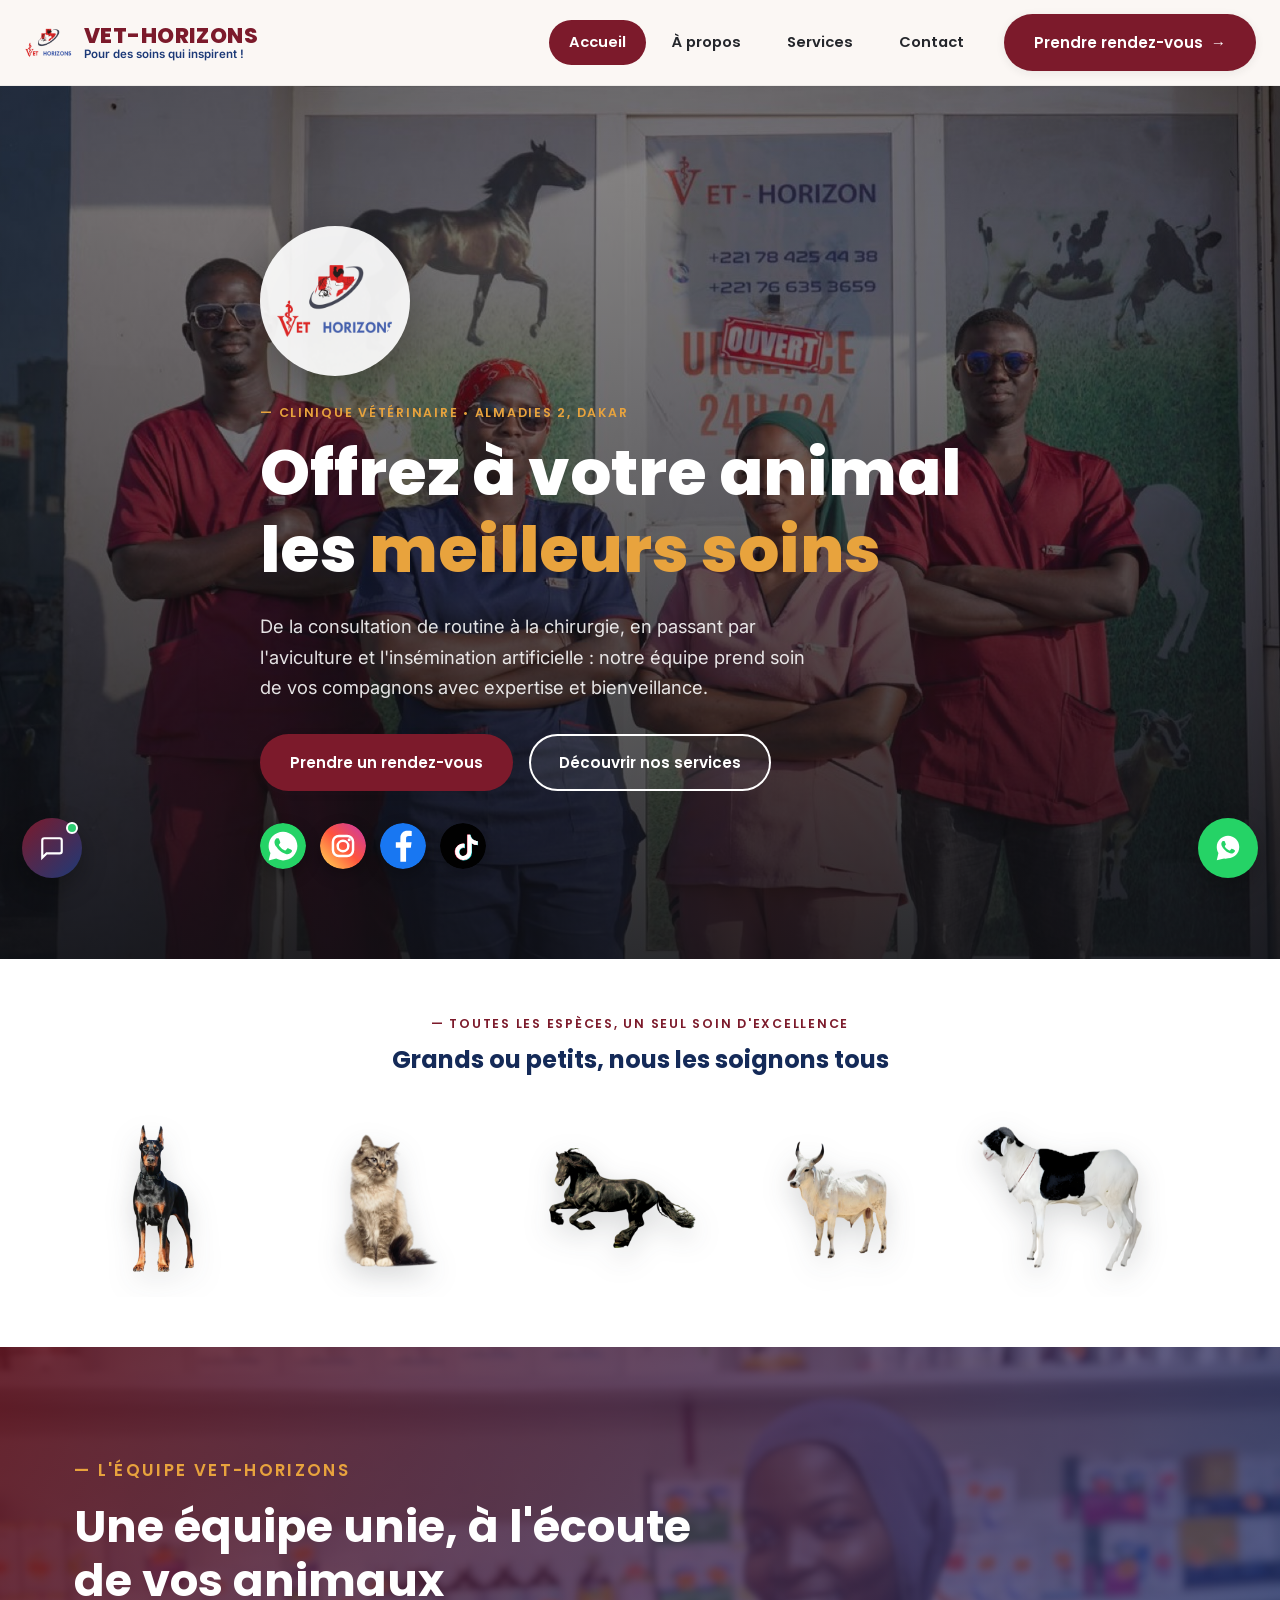
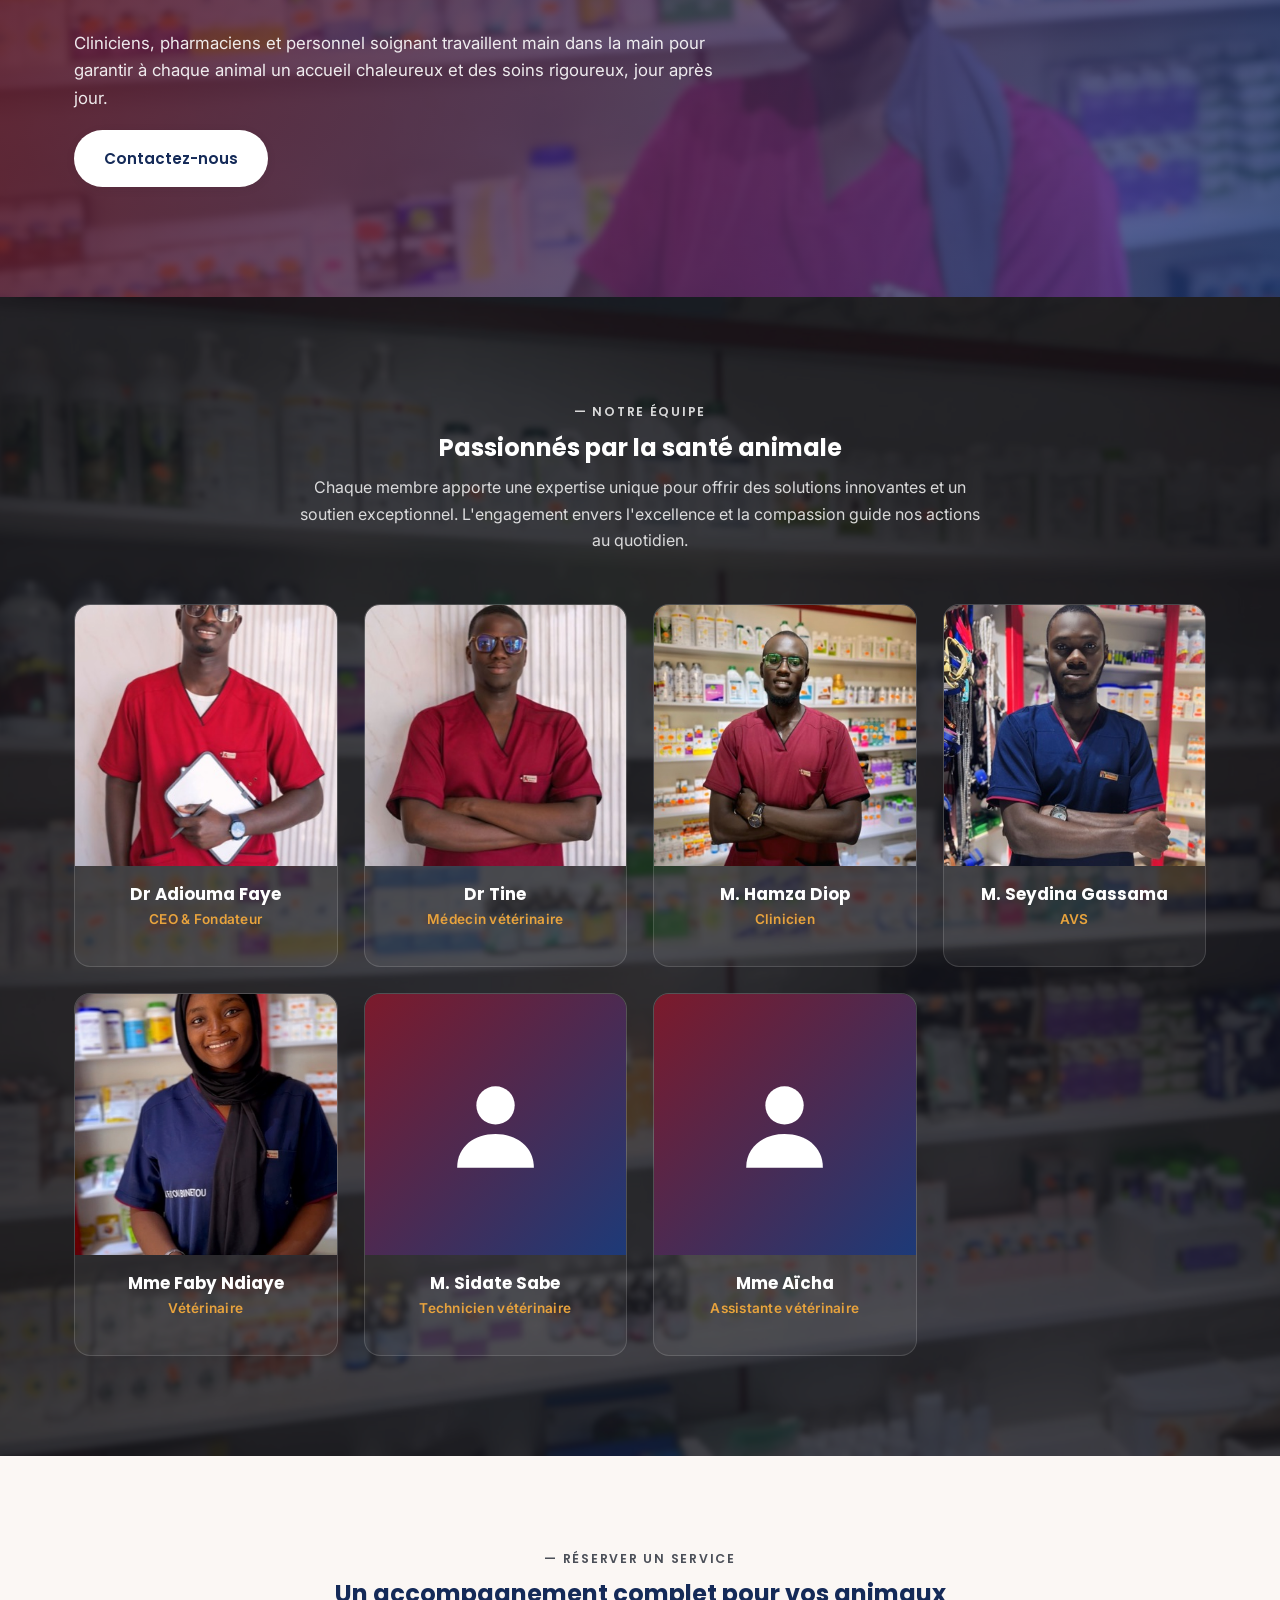
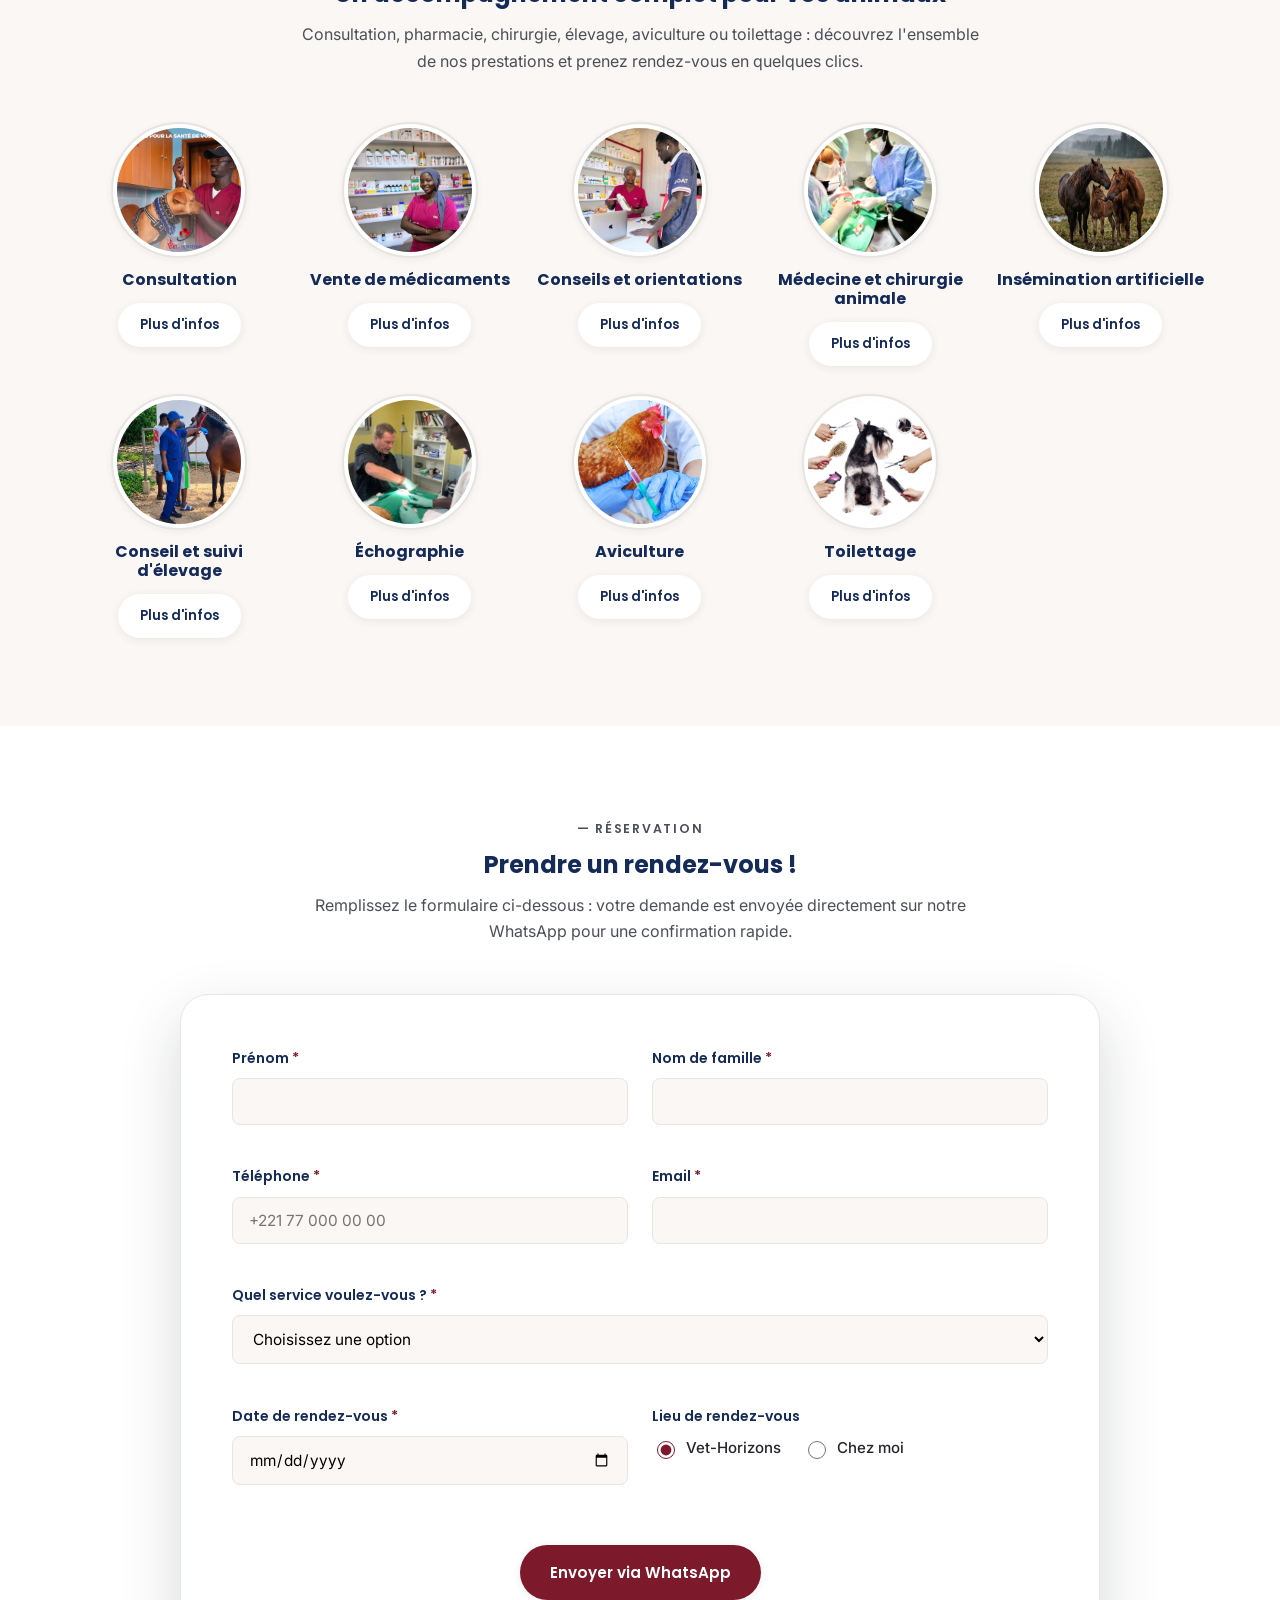
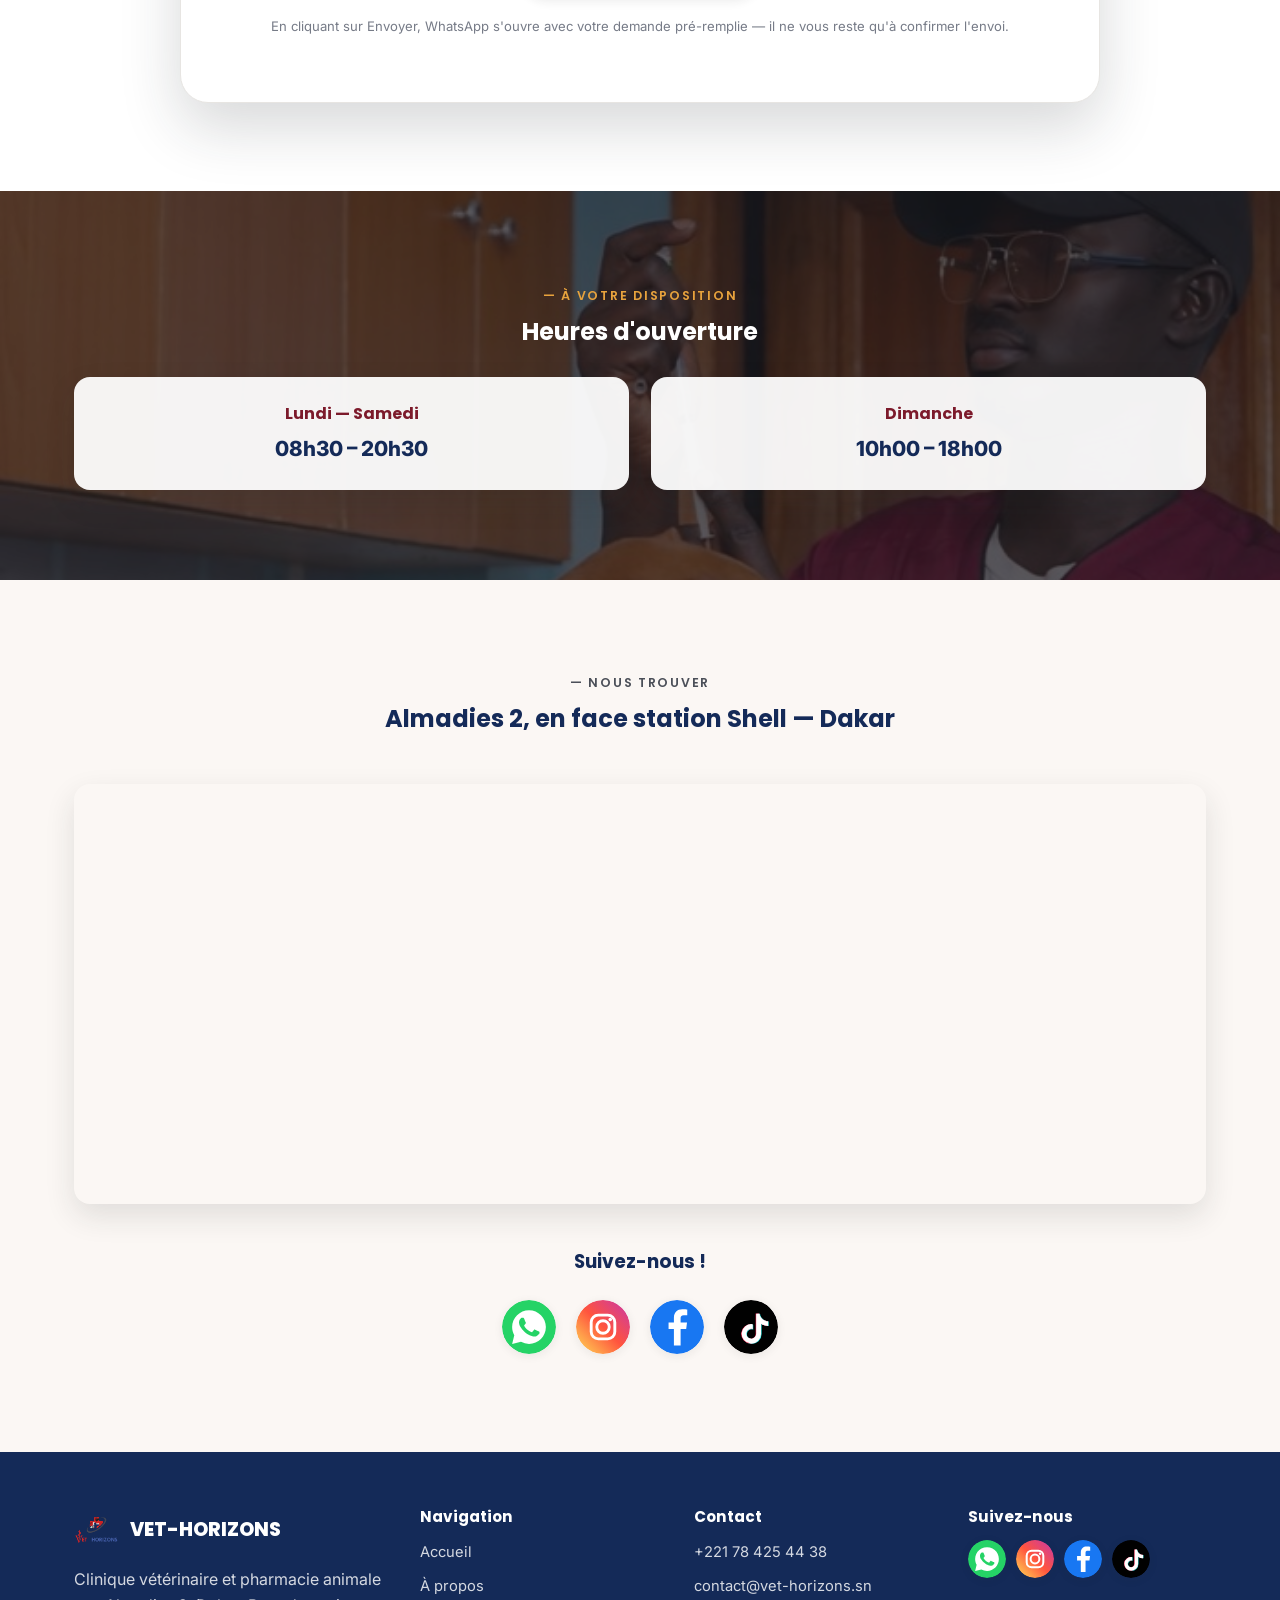
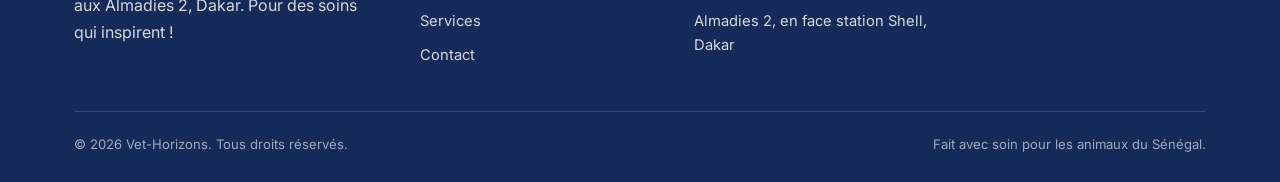
<file: index.html>
<!DOCTYPE html>
<html lang="fr">
<head>
<meta charset="UTF-8">
<meta name="viewport" content="width=device-width, initial-scale=1.0">
<title>Vet-Horizons | Clinique vétérinaire à Dakar — Almadies 2</title>
<meta name="description" content="Vet-Horizons, clinique vétérinaire et pharmacie animale aux Almadies 2, Dakar. Consultations, chirurgie, insémination artificielle, aviculture, toilettage et vente de médicaments pour tous vos animaux.">
<meta name="theme-color" content="#7c1a2b">
<link rel="icon" type="image/png" sizes="32x32" href="assets/icons/favicon-32.png">
<link rel="apple-touch-icon" href="assets/icons/favicon-180.png">

<meta property="og:type" content="website">
<meta property="og:title" content="Vet-Horizons | Clinique vétérinaire à Dakar">
<meta property="og:description" content="Pour des soins qui inspirent ! Consultations, chirurgie, pharmacie animale et bien plus, aux Almadies 2, Dakar.">
<meta property="og:image" content="assets/img/logo-main.png">

<link rel="preconnect" href="https://fonts.googleapis.com">
<link rel="preconnect" href="https://fonts.gstatic.com" crossorigin>
<link href="https://fonts.googleapis.com/css2?family=Inter:wght@400;500;600;700&family=Poppins:wght@600;700;800&display=swap" rel="stylesheet">
<link rel="stylesheet" href="assets/css/style.css?v=13">

<script type="application/ld+json">
{
  "@context": "https://schema.org",
  "@type": "VeterinaryCare",
  "name": "Vet-Horizons",
  "image": "assets/img/logo-main.png",
  "telephone": "+221784254438",
  "address": {
    "@type": "PostalAddress",
    "streetAddress": "Almadies 2, en face station Shell",
    "addressLocality": "Dakar",
    "addressCountry": "SN"
  },
  "geo": {
    "@type": "GeoCoordinates",
    "latitude": 14.7531654,
    "longitude": -17.2841713
  },
  "openingHoursSpecification": [
    {"@type":"OpeningHoursSpecification","dayOfWeek":["Monday","Tuesday","Wednesday","Thursday","Friday","Saturday"],"opens":"08:30","closes":"20:30"},
    {"@type":"OpeningHoursSpecification","dayOfWeek":"Sunday","opens":"10:00","closes":"18:00"}
  ],
  "sameAs": [
    "https://www.instagram.com/vethorizons1",
    "https://www.facebook.com/share/1GkvyQtysJ/",
    "https://www.tiktok.com/@vethorizondakar"
  ]
}
</script>
</head>
<body>
<svg xmlns="http://www.w3.org/2000/svg" style="position:absolute;width:0;height:0;overflow:hidden" aria-hidden="true" focusable="false">
<defs>
<linearGradient id="igGradient" x1="0%" y1="100%" x2="100%" y2="0%">
<stop offset="0%" stop-color="#FFDD55"/>
<stop offset="50%" stop-color="#FF543E"/>
<stop offset="100%" stop-color="#C837AB"/>
</linearGradient>
</defs>
<symbol id="ic-whatsapp" viewBox="0 0 32 32">
<circle cx="16" cy="16" r="16" fill="#25D366"/>
<path fill="#fff" d="M16.02 6C10.5 6 6 10.48 6 16c0 1.77.46 3.45 1.28 4.9L6 26l5.24-1.24A9.94 9.94 0 0 0 16.02 26C21.55 26 26 21.52 26 16S21.55 6 16.02 6Zm5.84 14.2c-.25.7-1.45 1.36-2 1.44-.51.08-1.15.12-1.86-.12a13 13 0 0 1-1.68-.62c-2.96-1.28-4.9-4.27-5.05-4.47-.15-.2-1.2-1.6-1.2-3.06s.76-2.17 1.03-2.47c.27-.3.6-.37.8-.37h.57c.18 0 .43-.07.67.51.25.6.85 2.06.92 2.21.08.15.13.33.02.53-.1.2-.15.33-.3.5-.15.18-.32.4-.45.53-.15.15-.3.31-.13.6.18.3.79 1.29 1.68 2.09 1.16 1.02 2.13 1.34 2.43 1.49.3.15.47.13.65-.08.18-.2.75-.87.95-1.17.2-.3.4-.25.67-.15.27.1 1.73.82 2.03.97.3.15.5.22.57.35.08.13.08.71-.17 1.4Z"/>
</symbol>
<symbol id="ic-instagram" viewBox="0 0 32 32">
<circle cx="16" cy="16" r="16" fill="url(#igGradient)"/>
<rect x="9" y="9" width="14" height="14" rx="4.2" fill="none" stroke="#fff" stroke-width="1.7"/>
<circle cx="16" cy="16" r="3.7" fill="none" stroke="#fff" stroke-width="1.7"/>
<circle cx="20.3" cy="11.6" r="1.05" fill="#fff"/>
</symbol>
<symbol id="ic-facebook" viewBox="0 0 32 32">
<circle cx="16" cy="16" r="16" fill="#1877F2"/>
<path fill="#fff" d="M18.14 27V17.2h3.3l.5-3.83h-3.8v-2.45c0-1.11.31-1.87 1.9-1.87h2.03V5.62c-.35-.05-1.56-.15-2.96-.15-2.93 0-4.94 1.79-4.94 5.07v2.83H11v3.83h3.17V27h3.97Z"/>
</symbol>
<symbol id="ic-tiktok" viewBox="0 0 32 32">
<circle cx="16" cy="16" r="16" fill="#010101"/>
<path fill="#25F4EE" d="M18.6 8.2h2.76c.16 1.36.86 2.6 1.98 3.42.9.66 2 1.03 3.12 1.05v2.8a7.1 7.1 0 0 1-4.2-1.36v6.2a5.75 5.75 0 1 1-4.96-5.7v2.9a2.9 2.9 0 1 0 2.06 2.78V8.2Z"/>
<path fill="#FE2C55" d="M18 8h2.76c.16 1.36.86 2.6 1.98 3.42.9.66 2 1.03 3.12 1.05v2.8a7.1 7.1 0 0 1-4.2-1.36v6.2A5.75 5.75 0 1 1 16.7 14.4v2.9A2.9 2.9 0 1 0 18.76 20V8Z"/>
<path fill="#fff" d="M18.3 8.1h2.76c.16 1.36.86 2.6 1.98 3.42.9.66 2 1.03 3.12 1.05v2.8a7.1 7.1 0 0 1-4.2-1.36v6.2A5.75 5.75 0 1 1 17 14.32v2.9a2.9 2.9 0 1 0 2.06 2.78V8.1Z"/>
<symbol id="ic-avatar-m" viewBox="0 0 24 24">
<circle cx="12" cy="8" r="4" fill="#fff"/>
<path d="M4 21c0-4.4 3.6-7 8-7s8 2.6 8 7" fill="#fff"/>
</symbol>
<symbol id="ic-avatar-f" viewBox="0 0 24 24">
<circle cx="12" cy="8" r="4" fill="#fff"/>
<path d="M4 21c0-4.4 3.6-7 8-7s8 2.6 8 7" fill="#fff"/>
</symbol>
</symbol>
</svg>

<a class="skip-link" href="#main">Aller au contenu</a>

<header class="site-header">
  <div class="header-inner">
    <a class="brand" href="index.html">
      <img src="assets/img/logo-main.png" alt="Logo Vet-Horizons">
      <span class="brand-text">
        <span class="brand-name">Vet-Horizons</span>
        <span class="brand-tag">Pour des soins qui inspirent !</span>
      </span>
    </a>
    <nav class="main-nav" id="main-nav" aria-label="Navigation principale">
      <ul>
        <li><a href="index.html" class="active">Accueil</a></li>
        <li><a href="a-propos.html">À propos</a></li>
        <li><a href="services.html">Services</a></li>
        <li><a href="contact.html">Contact</a></li>
      </ul>
    </nav>
    <div class="header-cta">
      <a href="contact.html#rendez-vous" class="btn btn-primary"><span class="btn-primary-text">Prendre rendez-vous</span><span aria-hidden="true">&rarr;</span></a>
      <button class="nav-toggle" id="nav-toggle" aria-label="Ouvrir le menu" aria-expanded="false" aria-controls="main-nav">
        <span></span>
      </button>
    </div>
  </div>
</header>

<main id="main">

  <!-- HERO -->
  <section class="hero hero--home">
    <div class="container">
      <div class="hero-content">
        <img src="assets/img/logo-main.png" alt="" class="hero-logo reveal">
        <p class="eyebrow reveal">Clinique vétérinaire &bull; Almadies 2, Dakar</p>
        <h1 class="reveal">Offrez à votre animal les <span>meilleurs soins</span></h1>
        <p class="lead reveal">De la consultation de routine à la chirurgie, en passant par l'aviculture et l'insémination artificielle : notre équipe prend soin de vos compagnons avec expertise et bienveillance.</p>
        <div class="hero-actions reveal">
          <a href="contact.html#rendez-vous" class="btn btn-primary">Prendre un rendez-vous</a>
          <a href="services.html" class="btn btn-outline">Découvrir nos services</a>
        </div>
        <div class="hero-social reveal">
          <a href="https://wa.me/221784254438" target="_blank" rel="noopener" aria-label="WhatsApp"><svg class="social-ic" aria-hidden="true"><use href="#ic-whatsapp"></use></svg></a>
          <a href="https://www.instagram.com/vethorizons1" target="_blank" rel="noopener" aria-label="Instagram"><svg class="social-ic" aria-hidden="true"><use href="#ic-instagram"></use></svg></a>
          <a href="https://www.facebook.com/share/1GkvyQtysJ/" target="_blank" rel="noopener" aria-label="Facebook"><svg class="social-ic" aria-hidden="true"><use href="#ic-facebook"></use></svg></a>
          <a href="https://www.tiktok.com/@vethorizondakar" target="_blank" rel="noopener" aria-label="TikTok"><svg class="social-ic" aria-hidden="true"><use href="#ic-tiktok"></use></svg></a>
        </div>
      </div>
    </div>
  </section>

  <!-- ANIMAL STRIP -->
  <section class="animal-strip">
    <div class="container">
      <div class="strip-head reveal">
        <p class="eyebrow">Toutes les espèces, un seul soin d'excellence</p>
        <h2>Grands ou petits, nous les soignons tous</h2>
      </div>
      <div class="animal-row">
        <div class="animal-track">
          <div class="animal-group">
            <img src="assets/img/animal-dog.png" alt="Chien" decoding="async">
            <img src="assets/img/animal-cat.png" alt="Chat" decoding="async">
            <img src="assets/img/animal-horse.png" alt="Cheval" decoding="async">
            <img src="assets/img/animal-cow.png" alt="Vache" decoding="async">
            <img src="assets/img/animal-sheep.png" alt="Mouton" decoding="async">
            <img src="assets/img/animal-rooster.png" alt="Poule" decoding="async">
            <img src="assets/img/animal-rabbit.png" alt="Lapin" decoding="async">
          </div>
          <div class="animal-group" aria-hidden="true">
            <img src="assets/img/animal-dog.png" alt="" decoding="async">
            <img src="assets/img/animal-cat.png" alt="" decoding="async">
            <img src="assets/img/animal-horse.png" alt="" decoding="async">
            <img src="assets/img/animal-cow.png" alt="" decoding="async">
            <img src="assets/img/animal-sheep.png" alt="" decoding="async">
            <img src="assets/img/animal-rooster.png" alt="" decoding="async">
            <img src="assets/img/animal-rabbit.png" alt="" decoding="async">
          </div>
        </div>
      </div>
    </div>
  </section>

  <!-- BAND CTA -->
  <section class="band" style="background-image:url('assets/img/hero-bg-pharmacienne.jpg')">
    <div class="container">
      <div class="band-content reveal">
        <p class="eyebrow" style="color:var(--gold)">L'équipe Vet-Horizons</p>
        <h2>Une équipe unie, à l'écoute de vos animaux</h2>
        <p>Cliniciens, pharmaciens et personnel soignant travaillent main dans la main pour garantir à chaque animal un accueil chaleureux et des soins rigoureux, jour après jour.</p>
        <a href="contact.html" class="btn btn-ghost">Contactez-nous</a>
      </div>
    </div>
  </section>

  <!-- TEAM -->
  <section class="team-section" style="background-image:url('assets/img/team-bg-group.jpg')">
    <div class="container">
      <div class="section-head reveal">
        <p class="eyebrow">Notre équipe</p>
        <h2>Passionnés par la santé animale</h2>
        <p>Chaque membre apporte une expertise unique pour offrir des solutions innovantes et un soutien exceptionnel. L'engagement envers l'excellence et la compassion guide nos actions au quotidien.</p>
      </div>
      <div class="team-grid team-home">
        <div class="team-card reveal">
          <img src="assets/img/team-adiouma-faye.jpg" alt="Dr Adiouma Faye" loading="lazy">
          <div class="tc-body"><h3>Dr Adiouma Faye</h3><p class="role">CEO &amp; Fondateur</p></div>
        </div>
        <div class="team-card reveal">
          <img src="assets/img/team-tine.jpg" alt="Dr Tine" loading="lazy">
          <div class="tc-body"><h3>Dr Tine</h3><p class="role">Médecin vétérinaire</p></div>
        </div>
        <div class="team-card reveal">
          <img src="assets/img/team-hamza-diop.jpg" alt="M. Hamza Diop" loading="lazy">
          <div class="tc-body"><h3>M. Hamza Diop</h3><p class="role">Clinicien</p></div>
        </div>
        <div class="team-card reveal">
          <img src="assets/img/team-seydina-gassama.jpg" alt="M. Seydina Gassama" loading="lazy">
          <div class="tc-body"><h3>M. Seydina Gassama</h3><p class="role">AVS</p></div>
        </div>
        <div class="team-card reveal">
          <img src="assets/img/team-faby-ndiaye.jpg" alt="Mme Faby Ndiaye" loading="lazy">
          <div class="tc-body"><h3>Mme Faby Ndiaye</h3><p class="role">Vétérinaire</p></div>
        </div>
        <div class="team-card reveal">
          <div class="avatar-icon"><svg aria-hidden="true"><use href="#ic-avatar-m"></use></svg></div>
          <div class="tc-body"><h3>M. Sidate Sabe</h3><p class="role">Technicien vétérinaire</p></div>
        </div>
        <div class="team-card reveal">
          <div class="avatar-icon"><svg aria-hidden="true"><use href="#ic-avatar-f"></use></svg></div>
          <div class="tc-body"><h3>Mme Aïcha</h3><p class="role">Assistante vétérinaire</p></div>
        </div>
      </div>
    </div>
  </section>

  <!-- SERVICES PREVIEW -->
  <section id="services">
    <div class="container">
      <div class="section-head reveal">
        <p class="eyebrow">Réserver un service</p>
        <h2>Un accompagnement complet pour vos animaux</h2>
        <p>Consultation, pharmacie, chirurgie, élevage, aviculture ou toilettage : découvrez l'ensemble de nos prestations et prenez rendez-vous en quelques clics.</p>
      </div>
      <div class="services-preview">
        <div class="svc-circle reveal">
          <div class="circ-img"><img src="assets/img/svc-consultation.jpg" alt="Consultation" loading="lazy"></div>
          <h3>Consultation</h3>
          <a href="services.html#consultation" class="btn btn-ghost">Plus d'infos</a>
        </div>
        <div class="svc-circle reveal">
          <div class="circ-img"><img src="assets/img/team-aissatou-faye.jpg" alt="Vente de médicaments" loading="lazy"></div>
          <h3>Vente de médicaments</h3>
          <a href="services.html#vente-medicaments" class="btn btn-ghost">Plus d'infos</a>
        </div>
        <div class="svc-circle reveal">
          <div class="circ-img"><img src="assets/img/svc-conseils-orientations.jpg" alt="Conseils et orientations" loading="lazy"></div>
          <h3>Conseils et orientations</h3>
          <a href="services.html#conseils" class="btn btn-ghost">Plus d'infos</a>
        </div>
        <div class="svc-circle reveal">
          <div class="circ-img"><img src="assets/img/svc-medecine-chirurgie.jpg" alt="Médecine et chirurgie animale" loading="lazy"></div>
          <h3>Médecine et chirurgie animale</h3>
          <a href="services.html#chirurgie" class="btn btn-ghost">Plus d'infos</a>
        </div>
        <div class="svc-circle reveal">
          <div class="circ-img"><img src="assets/img/svc-insemination-chevaux.jpg" alt="Insémination artificielle" loading="lazy"></div>
          <h3>Insémination artificielle</h3>
          <a href="services.html#insemination" class="btn btn-ghost">Plus d'infos</a>
        </div>
        <div class="svc-circle reveal">
          <div class="circ-img"><img src="assets/img/svc-suivi-elevage.jpg" alt="Conseil et suivi d'élevage" loading="lazy"></div>
          <h3>Conseil et suivi d'élevage</h3>
          <a href="services.html#elevage" class="btn btn-ghost">Plus d'infos</a>
        </div>
        <div class="svc-circle reveal">
          <div class="circ-img"><img src="assets/img/svc-echographie.jpg" alt="Échographie" loading="lazy"></div>
          <h3>Échographie</h3>
          <a href="services.html#echographie" class="btn btn-ghost">Plus d'infos</a>
        </div>
        <div class="svc-circle reveal">
          <div class="circ-img"><img src="assets/img/svc-aviculture.jpg" alt="Aviculture" loading="lazy"></div>
          <h3>Aviculture</h3>
          <a href="services.html#aviculture" class="btn btn-ghost">Plus d'infos</a>
        </div>
        <div class="svc-circle reveal">
          <div class="circ-img"><img src="assets/img/svc-toilettage.jpg" alt="Toilettage" loading="lazy"></div>
          <h3>Toilettage</h3>
          <a href="services.html#toilettage" class="btn btn-ghost">Plus d'infos</a>
        </div>
      </div>
    </div>
  </section>

  <!-- BOOKING FORM -->
  <section class="form-section" id="rendez-vous">
    <div class="container">
      <div class="section-head reveal">
        <p class="eyebrow">Réservation</p>
        <h2>Prendre un rendez-vous !</h2>
        <p>Remplissez le formulaire ci-dessous : votre demande est envoyée directement sur notre WhatsApp pour une confirmation rapide.</p>
      </div>
      <div class="form-wrap reveal">
        <form data-whatsapp-form novalidate>
          <div class="form-grid">
            <div class="field">
              <label for="rv-prenom">Prénom <span class="req">*</span></label>
              <input type="text" id="rv-prenom" name="Prénom" required autocomplete="given-name">
              <small class="err"></small>
            </div>
            <div class="field">
              <label for="rv-nom">Nom de famille <span class="req">*</span></label>
              <input type="text" id="rv-nom" name="Nom de famille" required autocomplete="family-name">
              <small class="err"></small>
            </div>
            <div class="field">
              <label for="rv-tel">Téléphone <span class="req">*</span></label>
              <input type="tel" id="rv-tel" name="Téléphone" required autocomplete="tel" placeholder="+221 77 000 00 00">
              <small class="err"></small>
            </div>
            <div class="field">
              <label for="rv-email">Email <span class="req">*</span></label>
              <input type="email" id="rv-email" name="Email" required autocomplete="email">
              <small class="err"></small>
            </div>
            <div class="field full">
              <label for="rv-service">Quel service voulez-vous ? <span class="req">*</span></label>
              <select id="rv-service" name="Service" required>
                <option value="">Choisissez une option</option>
                <option>Consultation</option>
                <option>Vente de médicaments</option>
                <option>Conseils et orientations</option>
                <option>Médecine et chirurgie animale</option>
                <option>Insémination artificielle</option>
                <option>Conseil et suivi d'élevage</option>
                <option>Échographie</option>
                <option>Aviculture</option>
                <option>Toilettage</option>
              </select>
              <small class="err"></small>
            </div>
            <div class="field">
              <label for="rv-date">Date de rendez-vous <span class="req">*</span></label>
              <input type="date" id="rv-date" name="Date souhaitée" required>
              <small class="err"></small>
            </div>
            <fieldset class="field" style="border:none; padding:0; margin:0;">
              <legend style="font-family:var(--font-head); font-weight:600; font-size:.88rem; color:var(--navy-dark); padding:0; margin-bottom:8px;">Lieu de rendez-vous</legend>
              <div class="radio-row">
                <label><input type="radio" id="rv-lieu-1" name="Lieu de rendez-vous" value="Vet-Horizons" checked> Vet-Horizons</label>
                <label><input type="radio" id="rv-lieu-2" name="Lieu de rendez-vous" value="Chez moi"> Chez moi</label>
              </div>
            </fieldset>
          </div>
          <p class="text-center mt-lg">
            <button type="submit" class="btn btn-primary">Envoyer via WhatsApp</button>
          </p>
          <p class="form-footnote">En cliquant sur Envoyer, WhatsApp s'ouvre avec votre demande pré-remplie — il ne vous reste qu'à confirmer l'envoi.</p>
        </form>
        <div class="form-success">
          <div class="tick" aria-hidden="true">
            <svg width="30" height="30" viewBox="0 0 24 24" fill="none" stroke="currentColor" stroke-width="2.5"><path d="M20 6 9 17l-5-5"/></svg>
          </div>
          <h3>Merci !</h3>
          <p>Votre demande a été préparée dans WhatsApp. Confirmez l'envoi pour que notre équipe vous recontacte rapidement.</p>
        </div>
      </div>
    </div>
  </section>

  <!-- HOURS -->
  <section class="hours-section" style="background-image:url('assets/img/svc-consultation.jpg')">
    <div class="container text-center">
      <p class="eyebrow" style="color:var(--gold)">À votre disposition</p>
      <h2 style="color:#fff">Heures d'ouverture</h2>
      <div class="hours-grid">
        <div class="hours-card reveal">
          <div class="day">Lundi — Samedi</div>
          <div class="time">08h30 – 20h30</div>
        </div>
        <div class="hours-card reveal">
          <div class="day">Dimanche</div>
          <div class="time">10h00 – 18h00</div>
        </div>
      </div>
    </div>
  </section>
  <!-- MAP + SOCIAL -->
  <section id="carte">
    <div class="container">
      <div class="section-head reveal">
        <p class="eyebrow">Nous trouver</p>
        <h2>Almadies 2, en face station Shell — Dakar</h2>
      </div>
      <iframe class="map-frame reveal" src="https://www.google.com/maps?q=Vet+Horizons,14.7531654,-17.2841713&z=17&output=embed" title="Localisation de Vet-Horizons"></iframe>
      <div class="text-center reveal">
        <h3 class="mt-lg">Suivez-nous !</h3>
        <div class="social-row">
          <a href="https://wa.me/221784254438" target="_blank" rel="noopener" aria-label="WhatsApp"><svg class="social-ic" aria-hidden="true"><use href="#ic-whatsapp"></use></svg></a>
          <a href="https://www.instagram.com/vethorizons1" target="_blank" rel="noopener" aria-label="Instagram"><svg class="social-ic" aria-hidden="true"><use href="#ic-instagram"></use></svg></a>
          <a href="https://www.facebook.com/share/1GkvyQtysJ/" target="_blank" rel="noopener" aria-label="Facebook"><svg class="social-ic" aria-hidden="true"><use href="#ic-facebook"></use></svg></a>
          <a href="https://www.tiktok.com/@vethorizondakar" target="_blank" rel="noopener" aria-label="TikTok"><svg class="social-ic" aria-hidden="true"><use href="#ic-tiktok"></use></svg></a>
        </div>
      </div>
    </div>
  </section>

</main>

<footer class="site-footer">
  <div class="container">
    <div class="footer-grid">
      <div>
        <div class="footer-brand">
          <img src="assets/img/logo-main.png" alt="">
          <span>Vet-Horizons</span>
        </div>
        <p>Clinique vétérinaire et pharmacie animale aux Almadies 2, Dakar. Pour des soins qui inspirent !</p>
      </div>
      <div>
        <h4>Navigation</h4>
        <ul>
          <li><a href="index.html">Accueil</a></li>
          <li><a href="a-propos.html">À propos</a></li>
          <li><a href="services.html">Services</a></li>
          <li><a href="contact.html">Contact</a></li>
        </ul>
      </div>
      <div>
        <h4>Contact</h4>
        <ul>
          <li><a href="tel:+221784254438">+221 78 425 44 38</a></li>
          <li><a href="mailto:contact@vet-horizons.sn">contact@vet-horizons.sn</a></li>
          <li>Almadies 2, en face station Shell, Dakar</li>
        </ul>
      </div>
      <div>
        <h4>Suivez-nous</h4>
        <div class="footer-social">
          <a href="https://wa.me/221784254438" target="_blank" rel="noopener" aria-label="WhatsApp"><svg class="social-ic" aria-hidden="true"><use href="#ic-whatsapp"></use></svg></a>
          <a href="https://www.instagram.com/vethorizons1" target="_blank" rel="noopener" aria-label="Instagram"><svg class="social-ic" aria-hidden="true"><use href="#ic-instagram"></use></svg></a>
          <a href="https://www.facebook.com/share/1GkvyQtysJ/" target="_blank" rel="noopener" aria-label="Facebook"><svg class="social-ic" aria-hidden="true"><use href="#ic-facebook"></use></svg></a>
          <a href="https://www.tiktok.com/@vethorizondakar" target="_blank" rel="noopener" aria-label="TikTok"><svg class="social-ic" aria-hidden="true"><use href="#ic-tiktok"></use></svg></a>
        </div>
      </div>
    </div>
    <div class="footer-bottom">
      <span>&copy; <span data-year></span> Vet-Horizons. Tous droits réservés.</span>
      <span>Fait avec soin pour les animaux du Sénégal.</span>
    </div>
  </div>
</footer>

<div class="chatbot" id="chatbot">
  <div class="chatbot-panel" id="chatbot-panel">
    <div class="chatbot-header">
      <img src="assets/img/logo-main.png" alt="">
      <div>
        <strong>Assistant Vet-Horizons</strong>
        <span>En ligne</span>
      </div>
    </div>
    <div class="chatbot-messages" id="chatbot-messages"></div>
    <div class="chatbot-quick" id="chatbot-quick"></div>
    <form class="chatbot-input" id="chatbot-form">
      <input type="text" id="chatbot-text" placeholder="Ecrivez votre question..." autocomplete="off" aria-label="Votre message">
      <button type="submit" aria-label="Envoyer">
        <svg viewBox="0 0 24 24" fill="none" stroke="currentColor" stroke-width="2"><path d="m22 2-7 20-4-9-9-4Z"/><path d="M22 2 11 13"/></svg>
      </button>
    </form>
  </div>
  <button class="chatbot-toggle" id="chatbot-toggle" aria-label="Ouvrir l'assistant Vet-Horizons" aria-expanded="false" aria-controls="chatbot-panel">
    <svg class="ic-chat" viewBox="0 0 24 24" fill="none" stroke="currentColor" stroke-width="2"><path d="M21 15a2 2 0 0 1-2 2H7l-4 4V5a2 2 0 0 1 2-2h14a2 2 0 0 1 2 2Z"/></svg>
    <svg class="ic-close" viewBox="0 0 24 24" fill="none" stroke="currentColor" stroke-width="2.2"><path d="M18 6 6 18M6 6l12 12"/></svg>
    <span class="ic-dot" aria-hidden="true"></span>
  </button>
</div>

<a class="float-whatsapp" href="https://wa.me/221784254438" target="_blank" rel="noopener" aria-label="Discuter sur WhatsApp">
  <svg viewBox="0 0 32 32"><path d="M16.02 3C9.4 3 4 8.38 4 15c0 2.34.66 4.53 1.8 6.4L4 29l7.8-1.75A11.9 11.9 0 0 0 16.02 27C22.65 27 28 21.63 28 15S22.65 3 16.02 3Zm7.06 17.06c-.3.85-1.72 1.63-2.4 1.73-.62.1-1.38.14-2.24-.14a14.6 14.6 0 0 1-2.02-.75c-3.57-1.54-5.9-5.14-6.08-5.38-.18-.24-1.46-1.94-1.46-3.7s.94-2.62 1.27-2.98c.32-.35.7-.44.94-.44.24 0 .48 0 .68.01.22.01.51-.08.8.62.3.72 1.02 2.48 1.11 2.66.09.18.15.4.03.64-.12.24-.18.4-.36.6-.18.2-.38.46-.54.62-.18.18-.37.37-.16.73.21.36.93 1.54 2 2.5 1.37 1.22 2.53 1.6 2.89 1.78.36.18.57.15.78-.09.21-.24.9-1.05 1.14-1.41.24-.36.48-.3.8-.18.32.12 2.06.97 2.42 1.15.36.18.6.27.68.42.09.15.09.85-.21 1.7Z"/></svg>
</a>

<script src="assets/js/main.js?v=5"></script>
</body>
</html>
</file>
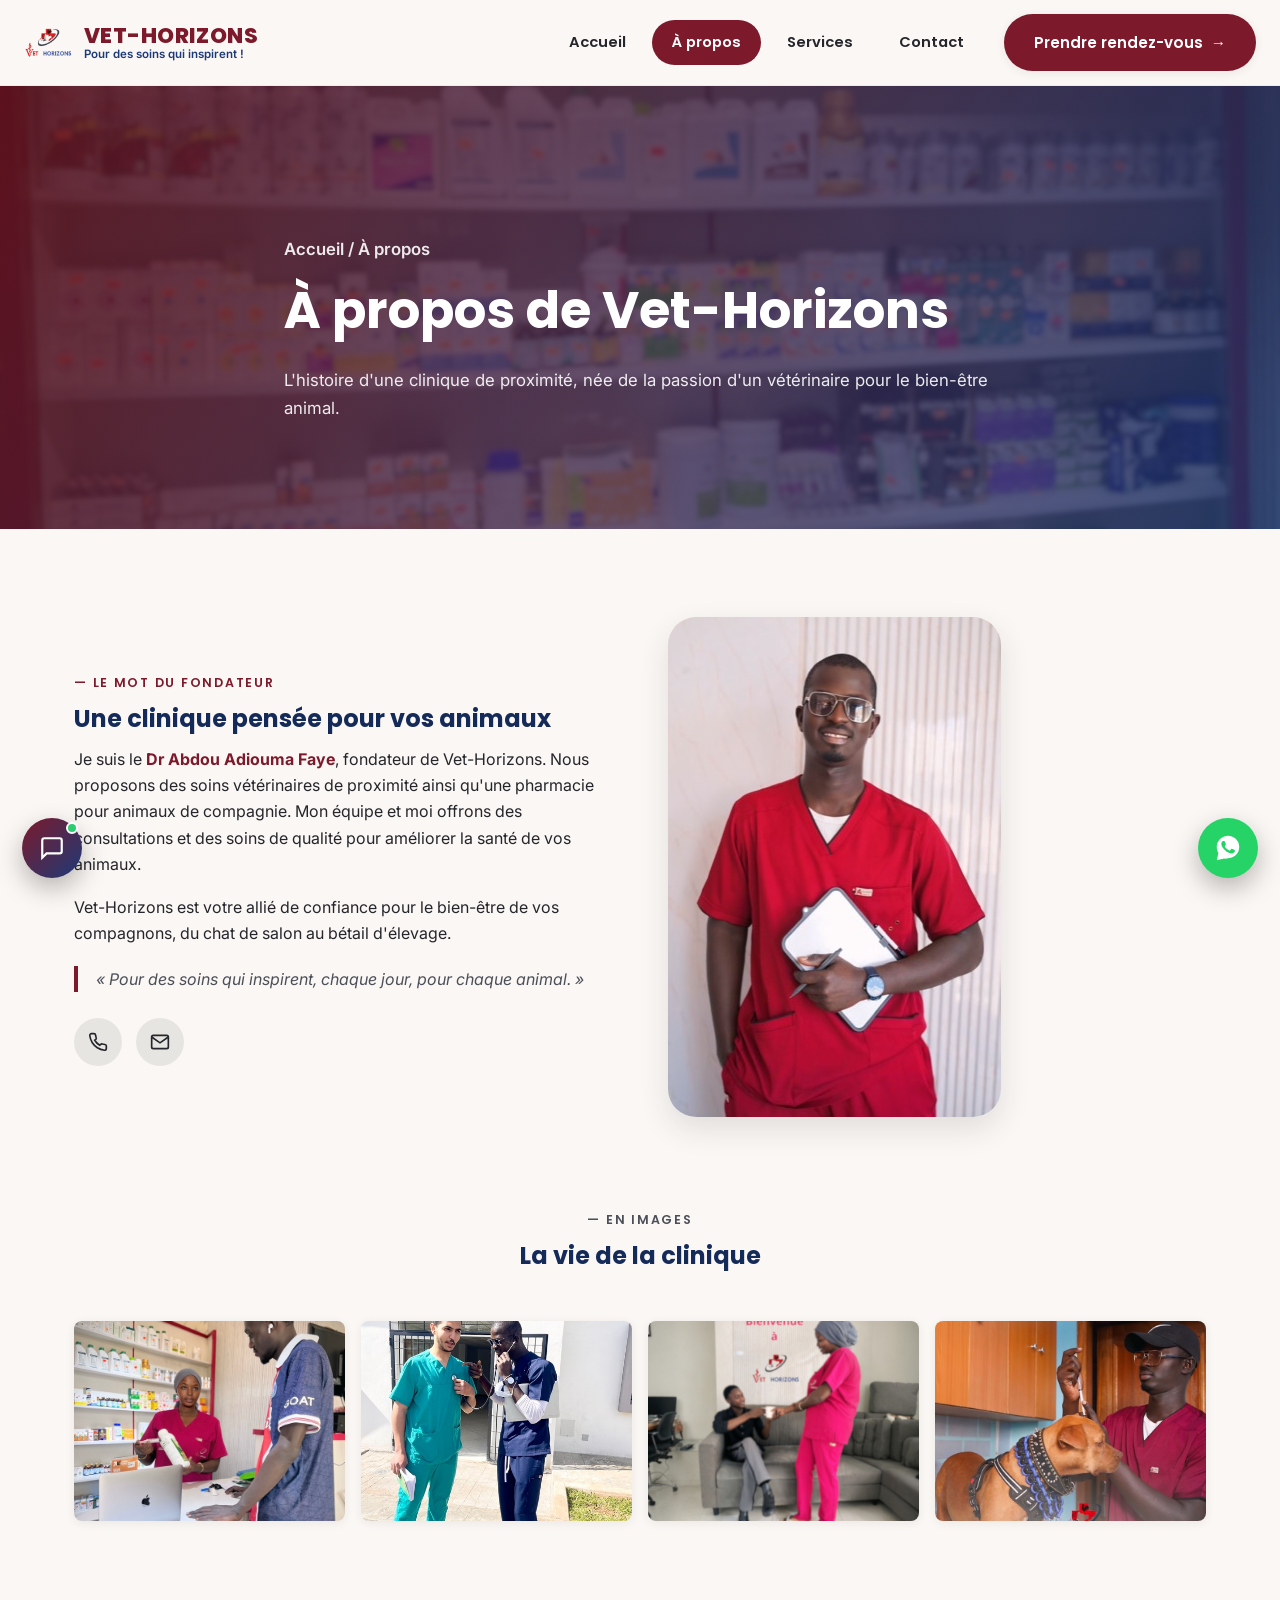
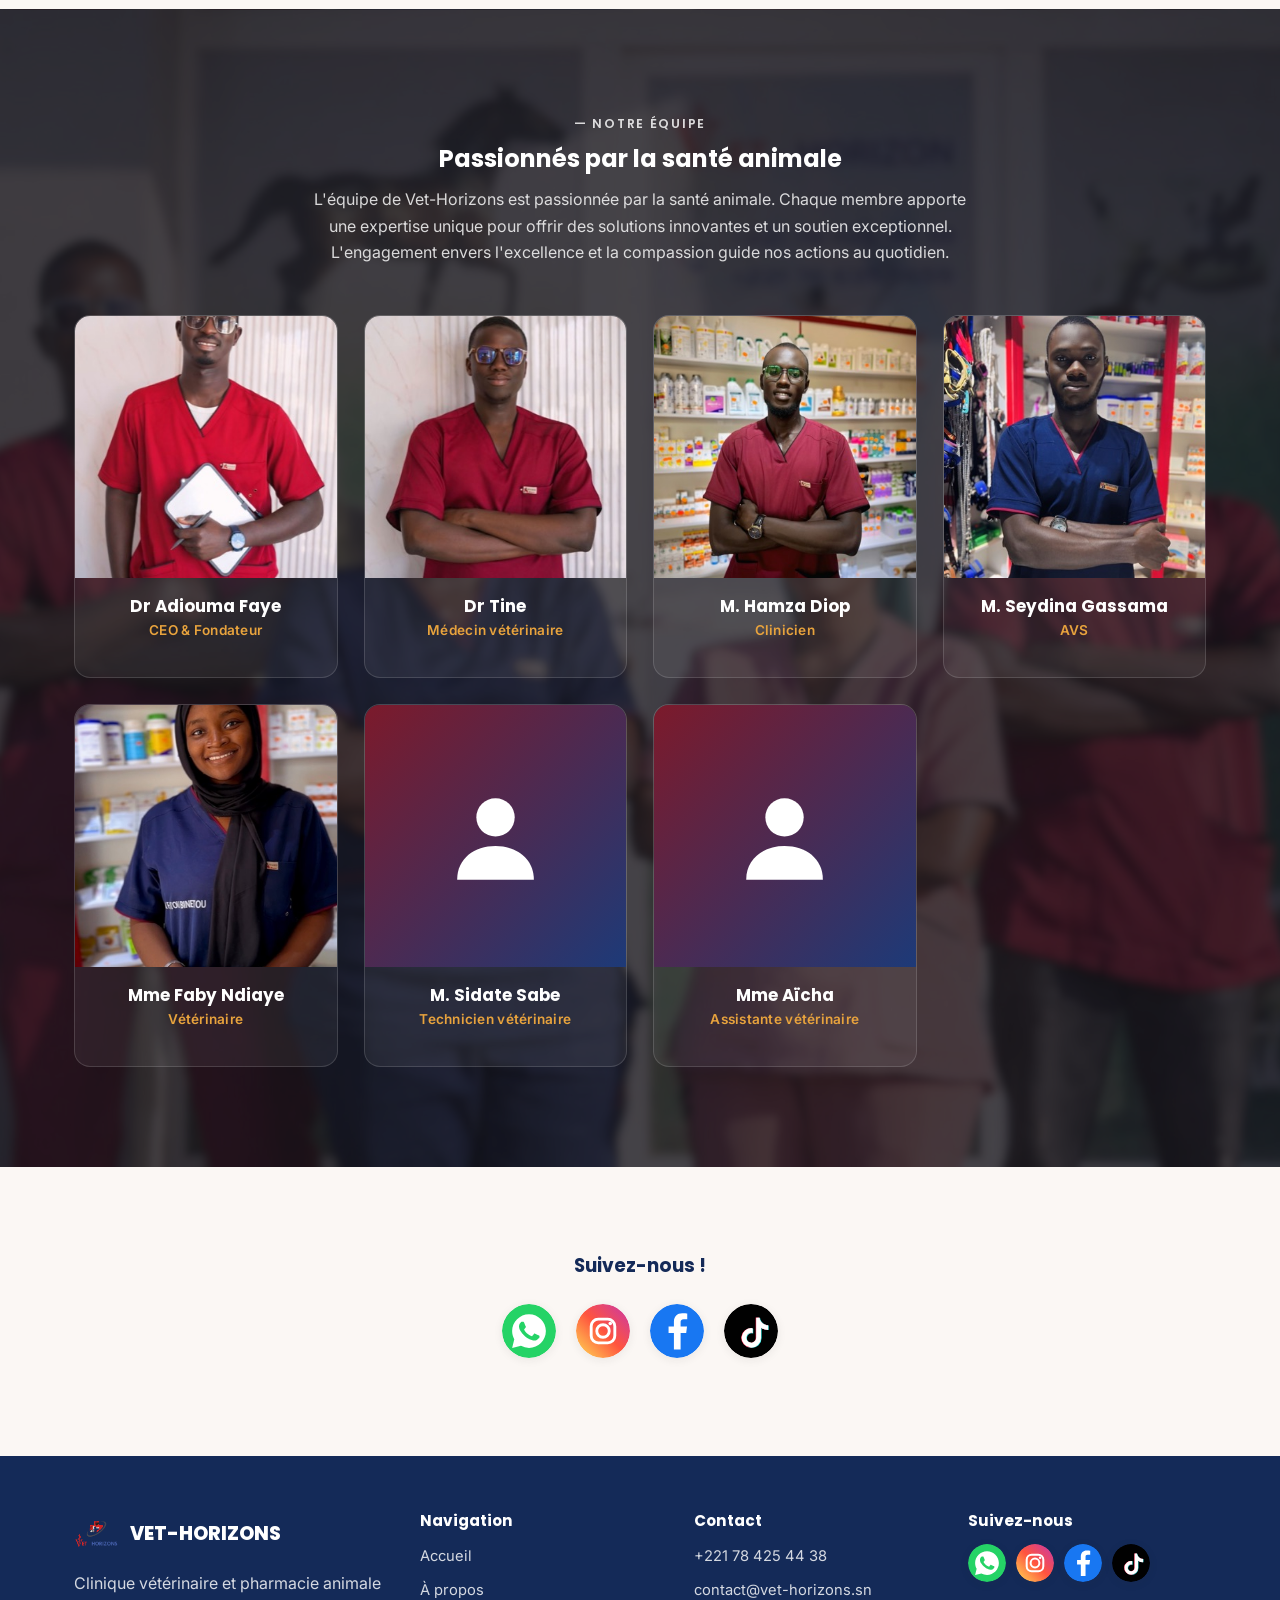
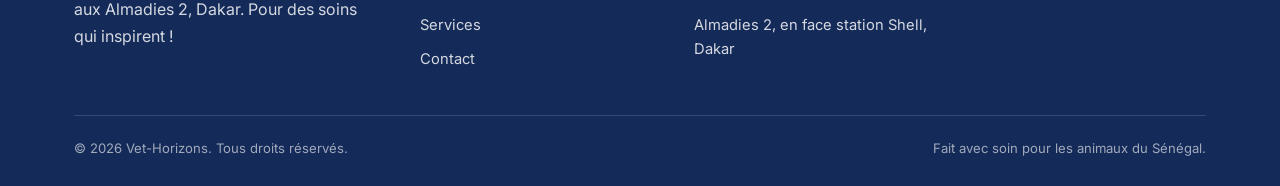
<file: a-propos.html>
<!DOCTYPE html>
<html lang="fr">
<head>
<meta charset="UTF-8">
<meta name="viewport" content="width=device-width, initial-scale=1.0">
<title>À propos | Vet-Horizons</title>
<meta name="description" content="Découvrez l'histoire de Vet-Horizons, clinique vétérinaire fondée par le Dr Abdou Adiouma Faye, et son équipe passionnée par la santé animale à Dakar.">
<meta name="theme-color" content="#7c1a2b">
<link rel="icon" type="image/png" sizes="32x32" href="assets/icons/favicon-32.png">
<link rel="apple-touch-icon" href="assets/icons/favicon-180.png">
<link rel="preconnect" href="https://fonts.googleapis.com">
<link rel="preconnect" href="https://fonts.gstatic.com" crossorigin>
<link href="https://fonts.googleapis.com/css2?family=Inter:wght@400;500;600;700&family=Poppins:wght@600;700;800&display=swap" rel="stylesheet">
<link rel="stylesheet" href="assets/css/style.css?v=13">
</head>
<body>
<svg xmlns="http://www.w3.org/2000/svg" style="position:absolute;width:0;height:0;overflow:hidden" aria-hidden="true" focusable="false">
<defs>
<linearGradient id="igGradient" x1="0%" y1="100%" x2="100%" y2="0%">
<stop offset="0%" stop-color="#FFDD55"/>
<stop offset="50%" stop-color="#FF543E"/>
<stop offset="100%" stop-color="#C837AB"/>
</linearGradient>
</defs>
<symbol id="ic-whatsapp" viewBox="0 0 32 32">
<circle cx="16" cy="16" r="16" fill="#25D366"/>
<path fill="#fff" d="M16.02 6C10.5 6 6 10.48 6 16c0 1.77.46 3.45 1.28 4.9L6 26l5.24-1.24A9.94 9.94 0 0 0 16.02 26C21.55 26 26 21.52 26 16S21.55 6 16.02 6Zm5.84 14.2c-.25.7-1.45 1.36-2 1.44-.51.08-1.15.12-1.86-.12a13 13 0 0 1-1.68-.62c-2.96-1.28-4.9-4.27-5.05-4.47-.15-.2-1.2-1.6-1.2-3.06s.76-2.17 1.03-2.47c.27-.3.6-.37.8-.37h.57c.18 0 .43-.07.67.51.25.6.85 2.06.92 2.21.08.15.13.33.02.53-.1.2-.15.33-.3.5-.15.18-.32.4-.45.53-.15.15-.3.31-.13.6.18.3.79 1.29 1.68 2.09 1.16 1.02 2.13 1.34 2.43 1.49.3.15.47.13.65-.08.18-.2.75-.87.95-1.17.2-.3.4-.25.67-.15.27.1 1.73.82 2.03.97.3.15.5.22.57.35.08.13.08.71-.17 1.4Z"/>
</symbol>
<symbol id="ic-instagram" viewBox="0 0 32 32">
<circle cx="16" cy="16" r="16" fill="url(#igGradient)"/>
<rect x="9" y="9" width="14" height="14" rx="4.2" fill="none" stroke="#fff" stroke-width="1.7"/>
<circle cx="16" cy="16" r="3.7" fill="none" stroke="#fff" stroke-width="1.7"/>
<circle cx="20.3" cy="11.6" r="1.05" fill="#fff"/>
</symbol>
<symbol id="ic-facebook" viewBox="0 0 32 32">
<circle cx="16" cy="16" r="16" fill="#1877F2"/>
<path fill="#fff" d="M18.14 27V17.2h3.3l.5-3.83h-3.8v-2.45c0-1.11.31-1.87 1.9-1.87h2.03V5.62c-.35-.05-1.56-.15-2.96-.15-2.93 0-4.94 1.79-4.94 5.07v2.83H11v3.83h3.17V27h3.97Z"/>
</symbol>
<symbol id="ic-tiktok" viewBox="0 0 32 32">
<circle cx="16" cy="16" r="16" fill="#010101"/>
<path fill="#25F4EE" d="M18.6 8.2h2.76c.16 1.36.86 2.6 1.98 3.42.9.66 2 1.03 3.12 1.05v2.8a7.1 7.1 0 0 1-4.2-1.36v6.2a5.75 5.75 0 1 1-4.96-5.7v2.9a2.9 2.9 0 1 0 2.06 2.78V8.2Z"/>
<path fill="#FE2C55" d="M18 8h2.76c.16 1.36.86 2.6 1.98 3.42.9.66 2 1.03 3.12 1.05v2.8a7.1 7.1 0 0 1-4.2-1.36v6.2A5.75 5.75 0 1 1 16.7 14.4v2.9A2.9 2.9 0 1 0 18.76 20V8Z"/>
<path fill="#fff" d="M18.3 8.1h2.76c.16 1.36.86 2.6 1.98 3.42.9.66 2 1.03 3.12 1.05v2.8a7.1 7.1 0 0 1-4.2-1.36v6.2A5.75 5.75 0 1 1 17 14.32v2.9a2.9 2.9 0 1 0 2.06 2.78V8.1Z"/>
<symbol id="ic-avatar-m" viewBox="0 0 24 24">
<circle cx="12" cy="8" r="4" fill="#fff"/>
<path d="M4 21c0-4.4 3.6-7 8-7s8 2.6 8 7" fill="#fff"/>
</symbol>
<symbol id="ic-avatar-f" viewBox="0 0 24 24">
<circle cx="12" cy="8" r="4" fill="#fff"/>
<path d="M4 21c0-4.4 3.6-7 8-7s8 2.6 8 7" fill="#fff"/>
</symbol>
</symbol>
</svg>

<a class="skip-link" href="#main">Aller au contenu</a>

<header class="site-header">
  <div class="header-inner">
    <a class="brand" href="index.html">
      <img src="assets/img/logo-main.png" alt="Logo Vet-Horizons">
      <span class="brand-text">
        <span class="brand-name">Vet-Horizons</span>
        <span class="brand-tag">Pour des soins qui inspirent !</span>
      </span>
    </a>
    <nav class="main-nav" id="main-nav" aria-label="Navigation principale">
      <ul>
        <li><a href="index.html">Accueil</a></li>
        <li><a href="a-propos.html" class="active">À propos</a></li>
        <li><a href="services.html">Services</a></li>
        <li><a href="contact.html">Contact</a></li>
      </ul>
    </nav>
    <div class="header-cta">
      <a href="contact.html#rendez-vous" class="btn btn-primary"><span class="btn-primary-text">Prendre rendez-vous</span><span aria-hidden="true">&rarr;</span></a>
      <button class="nav-toggle" id="nav-toggle" aria-label="Ouvrir le menu" aria-expanded="false" aria-controls="main-nav">
        <span></span>
      </button>
    </div>
  </div>
</header>

<main id="main">

  <section class="page-hero" style="background-image:url('assets/img/team-bg-group.jpg')">
    <div class="container">
      <p class="breadcrumbs"><a href="index.html">Accueil</a> / À propos</p>
      <h1>À propos de Vet-Horizons</h1>
      <p>L'histoire d'une clinique de proximité, née de la passion d'un vétérinaire pour le bien-être animal.</p>
    </div>
  </section>

  <section>
    <div class="container">
      <div class="bio-grid">
        <div class="reveal">
          <p class="eyebrow">Le mot du fondateur</p>
          <h2>Une clinique pensée pour vos animaux</h2>
          <p>Je suis le <span class="founder-name">Dr Abdou Adiouma Faye</span>, fondateur de Vet-Horizons. Nous proposons des soins vétérinaires de proximité ainsi qu'une pharmacie pour animaux de compagnie. Mon équipe et moi offrons des consultations et des soins de qualité pour améliorer la santé de vos animaux.</p>
          <p>Vet-Horizons est votre allié de confiance pour le bien-être de vos compagnons, du chat de salon au bétail d'élevage.</p>
          <p class="quote">« Pour des soins qui inspirent, chaque jour, pour chaque animal. »</p>
          <div class="contact-mini">
            <a href="tel:+221784254438" aria-label="Appeler"><svg viewBox="0 0 24 24" fill="none" stroke="currentColor" stroke-width="2"><path d="M22 16.92v3a2 2 0 0 1-2.18 2 19.79 19.79 0 0 1-8.63-3.07 19.5 19.5 0 0 1-6-6 19.79 19.79 0 0 1-3.07-8.67A2 2 0 0 1 4.11 2h3a2 2 0 0 1 2 1.72c.13 1 .36 1.98.68 2.92a2 2 0 0 1-.45 2.11L8.09 9.91a16 16 0 0 0 6 6l1.16-1.16a2 2 0 0 1 2.11-.45c.94.32 1.92.55 2.92.68A2 2 0 0 1 22 16.92Z"/></svg></a>
            <a href="mailto:contact@vet-horizons.sn" aria-label="Email"><svg viewBox="0 0 24 24" fill="none" stroke="currentColor" stroke-width="2"><rect x="2" y="4" width="20" height="16" rx="2"/><path d="m22 6-10 7L2 6"/></svg></a>
          </div>
        </div>
        <img class="reveal" src="assets/img/team-adiouma-faye.jpg" alt="Dr Abdou Adiouma Faye, fondateur de Vet-Horizons">
      </div>
    </div>
  </section>

  <section style="padding-top:0">
    <div class="container">
      <div class="section-head reveal">
        <p class="eyebrow">En images</p>
        <h2>La vie de la clinique</h2>
      </div>
      <div class="gallery-strip reveal">
        <img src="assets/img/svc-conseils-orientations.jpg" alt="Conseils et orientations à la clinique Vet-Horizons" loading="lazy">
        <img src="assets/img/svc-photo4.jpg" alt="Soins vétérinaires" loading="lazy">
        <img src="assets/img/welcome-office.jpg" alt="Accueil des clients à Vet-Horizons" loading="lazy">
        <img src="assets/img/svc-consultation.jpg" alt="Consultation vétérinaire" loading="lazy">
      </div>
    </div>
  </section>

  <section class="team-section" style="background-image:url('assets/img/cover-team-band.jpg')">
    <div class="container">
      <div class="section-head reveal">
        <p class="eyebrow">Notre équipe</p>
        <h2>Passionnés par la santé animale</h2>
        <p>L'équipe de Vet-Horizons est passionnée par la santé animale. Chaque membre apporte une expertise unique pour offrir des solutions innovantes et un soutien exceptionnel. L'engagement envers l'excellence et la compassion guide nos actions au quotidien.</p>
      </div>
      <div class="team-grid">
        <div class="team-card reveal">
          <img src="assets/img/team-adiouma-faye.jpg" alt="Dr Adiouma Faye" loading="lazy">
          <div class="tc-body"><h3>Dr Adiouma Faye</h3><p class="role">CEO &amp; Fondateur</p></div>
        </div>
        <div class="team-card reveal">
          <img src="assets/img/team-tine.jpg" alt="Dr Tine" loading="lazy">
          <div class="tc-body"><h3>Dr Tine</h3><p class="role">Médecin vétérinaire</p></div>
        </div>
        <div class="team-card reveal">
          <img src="assets/img/team-hamza-diop.jpg" alt="M. Hamza Diop" loading="lazy">
          <div class="tc-body"><h3>M. Hamza Diop</h3><p class="role">Clinicien</p></div>
        </div>
        <div class="team-card reveal">
          <img src="assets/img/team-seydina-gassama.jpg" alt="M. Seydina Gassama" loading="lazy">
          <div class="tc-body"><h3>M. Seydina Gassama</h3><p class="role">AVS</p></div>
        </div>
        <div class="team-card reveal">
          <img src="assets/img/team-faby-ndiaye.jpg" alt="Mme Faby Ndiaye" loading="lazy">
          <div class="tc-body"><h3>Mme Faby Ndiaye</h3><p class="role">Vétérinaire</p></div>
        </div>
        <div class="team-card reveal">
          <div class="avatar-icon"><svg aria-hidden="true"><use href="#ic-avatar-m"></use></svg></div>
          <div class="tc-body"><h3>M. Sidate Sabe</h3><p class="role">Technicien vétérinaire</p></div>
        </div>
        <div class="team-card reveal">
          <div class="avatar-icon"><svg aria-hidden="true"><use href="#ic-avatar-f"></use></svg></div>
          <div class="tc-body"><h3>Mme Aïcha</h3><p class="role">Assistante vétérinaire</p></div>
        </div>
      </div>
    </div>
  </section>
  <section>
    <div class="container text-center reveal">
      <h3>Suivez-nous !</h3>
      <div class="social-row">
        <a href="https://wa.me/221784254438" target="_blank" rel="noopener" aria-label="WhatsApp"><svg class="social-ic" aria-hidden="true"><use href="#ic-whatsapp"></use></svg></a>
        <a href="https://www.instagram.com/vethorizons1" target="_blank" rel="noopener" aria-label="Instagram"><svg class="social-ic" aria-hidden="true"><use href="#ic-instagram"></use></svg></a>
        <a href="https://www.facebook.com/share/1GkvyQtysJ/" target="_blank" rel="noopener" aria-label="Facebook"><svg class="social-ic" aria-hidden="true"><use href="#ic-facebook"></use></svg></a>
        <a href="https://www.tiktok.com/@vethorizondakar" target="_blank" rel="noopener" aria-label="TikTok"><svg class="social-ic" aria-hidden="true"><use href="#ic-tiktok"></use></svg></a>
      </div>
    </div>
  </section>

</main>

<footer class="site-footer">
  <div class="container">
    <div class="footer-grid">
      <div>
        <div class="footer-brand">
          <img src="assets/img/logo-main.png" alt="">
          <span>Vet-Horizons</span>
        </div>
        <p>Clinique vétérinaire et pharmacie animale aux Almadies 2, Dakar. Pour des soins qui inspirent !</p>
      </div>
      <div>
        <h4>Navigation</h4>
        <ul>
          <li><a href="index.html">Accueil</a></li>
          <li><a href="a-propos.html">À propos</a></li>
          <li><a href="services.html">Services</a></li>
          <li><a href="contact.html">Contact</a></li>
        </ul>
      </div>
      <div>
        <h4>Contact</h4>
        <ul>
          <li><a href="tel:+221784254438">+221 78 425 44 38</a></li>
          <li><a href="mailto:contact@vet-horizons.sn">contact@vet-horizons.sn</a></li>
          <li>Almadies 2, en face station Shell, Dakar</li>
        </ul>
      </div>
      <div>
        <h4>Suivez-nous</h4>
        <div class="footer-social">
          <a href="https://wa.me/221784254438" target="_blank" rel="noopener" aria-label="WhatsApp"><svg class="social-ic" aria-hidden="true"><use href="#ic-whatsapp"></use></svg></a>
          <a href="https://www.instagram.com/vethorizons1" target="_blank" rel="noopener" aria-label="Instagram"><svg class="social-ic" aria-hidden="true"><use href="#ic-instagram"></use></svg></a>
          <a href="https://www.facebook.com/share/1GkvyQtysJ/" target="_blank" rel="noopener" aria-label="Facebook"><svg class="social-ic" aria-hidden="true"><use href="#ic-facebook"></use></svg></a>
          <a href="https://www.tiktok.com/@vethorizondakar" target="_blank" rel="noopener" aria-label="TikTok"><svg class="social-ic" aria-hidden="true"><use href="#ic-tiktok"></use></svg></a>
        </div>
      </div>
    </div>
    <div class="footer-bottom">
      <span>&copy; <span data-year></span> Vet-Horizons. Tous droits réservés.</span>
      <span>Fait avec soin pour les animaux du Sénégal.</span>
    </div>
  </div>
</footer>

<div class="chatbot" id="chatbot">
  <div class="chatbot-panel" id="chatbot-panel">
    <div class="chatbot-header">
      <img src="assets/img/logo-main.png" alt="">
      <div>
        <strong>Assistant Vet-Horizons</strong>
        <span>En ligne</span>
      </div>
    </div>
    <div class="chatbot-messages" id="chatbot-messages"></div>
    <div class="chatbot-quick" id="chatbot-quick"></div>
    <form class="chatbot-input" id="chatbot-form">
      <input type="text" id="chatbot-text" placeholder="Ecrivez votre question..." autocomplete="off" aria-label="Votre message">
      <button type="submit" aria-label="Envoyer">
        <svg viewBox="0 0 24 24" fill="none" stroke="currentColor" stroke-width="2"><path d="m22 2-7 20-4-9-9-4Z"/><path d="M22 2 11 13"/></svg>
      </button>
    </form>
  </div>
  <button class="chatbot-toggle" id="chatbot-toggle" aria-label="Ouvrir l'assistant Vet-Horizons" aria-expanded="false" aria-controls="chatbot-panel">
    <svg class="ic-chat" viewBox="0 0 24 24" fill="none" stroke="currentColor" stroke-width="2"><path d="M21 15a2 2 0 0 1-2 2H7l-4 4V5a2 2 0 0 1 2-2h14a2 2 0 0 1 2 2Z"/></svg>
    <svg class="ic-close" viewBox="0 0 24 24" fill="none" stroke="currentColor" stroke-width="2.2"><path d="M18 6 6 18M6 6l12 12"/></svg>
    <span class="ic-dot" aria-hidden="true"></span>
  </button>
</div>

<a class="float-whatsapp" href="https://wa.me/221784254438" target="_blank" rel="noopener" aria-label="Discuter sur WhatsApp">
  <svg viewBox="0 0 32 32"><path d="M16.02 3C9.4 3 4 8.38 4 15c0 2.34.66 4.53 1.8 6.4L4 29l7.8-1.75A11.9 11.9 0 0 0 16.02 27C22.65 27 28 21.63 28 15S22.65 3 16.02 3Zm7.06 17.06c-.3.85-1.72 1.63-2.4 1.73-.62.1-1.38.14-2.24-.14a14.6 14.6 0 0 1-2.02-.75c-3.57-1.54-5.9-5.14-6.08-5.38-.18-.24-1.46-1.94-1.46-3.7s.94-2.62 1.27-2.98c.32-.35.7-.44.94-.44.24 0 .48 0 .68.01.22.01.51-.08.8.62.3.72 1.02 2.48 1.11 2.66.09.18.15.4.03.64-.12.24-.18.4-.36.6-.18.2-.38.46-.54.62-.18.18-.37.37-.16.73.21.36.93 1.54 2 2.5 1.37 1.22 2.53 1.6 2.89 1.78.36.18.57.15.78-.09.21-.24.9-1.05 1.14-1.41.24-.36.48-.3.8-.18.32.12 2.06.97 2.42 1.15.36.18.6.27.68.42.09.15.09.85-.21 1.7Z"/></svg>
</a>

<script src="assets/js/main.js?v=5"></script>
</body>
</html>
</file>
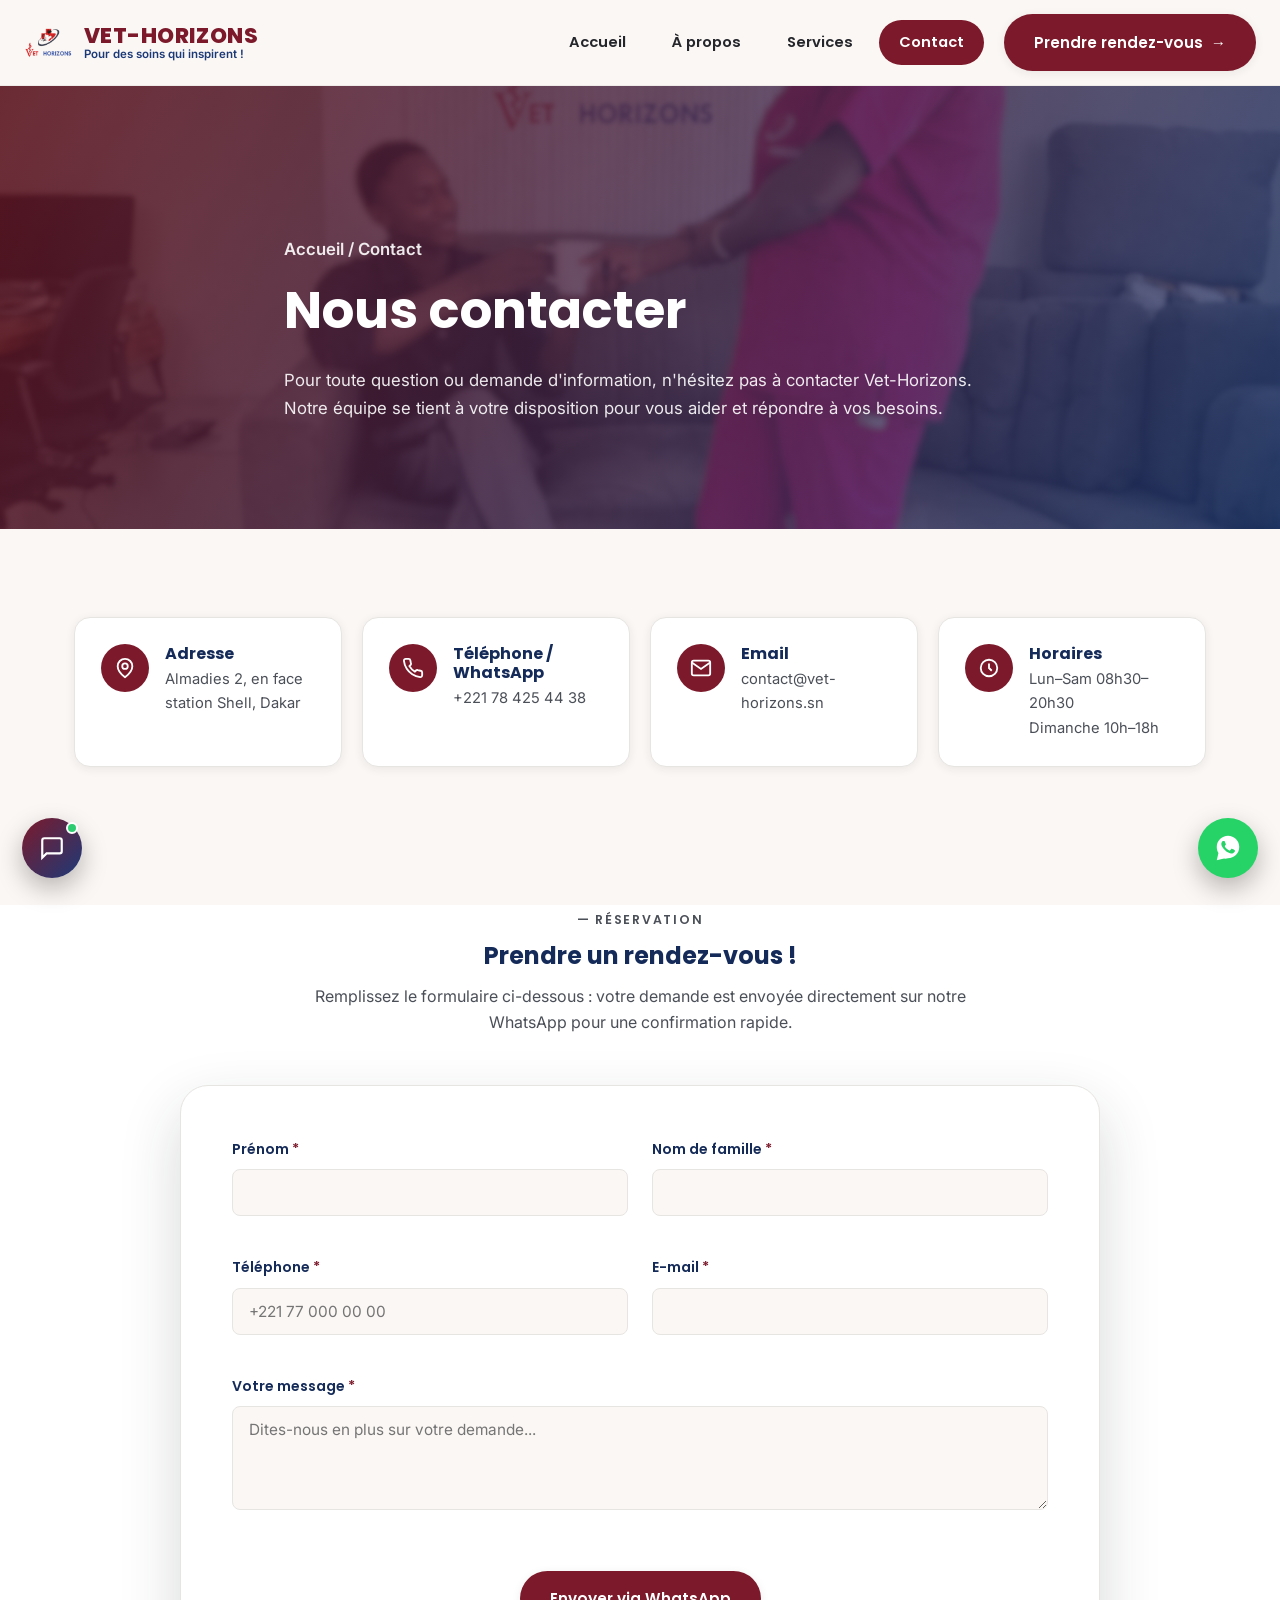
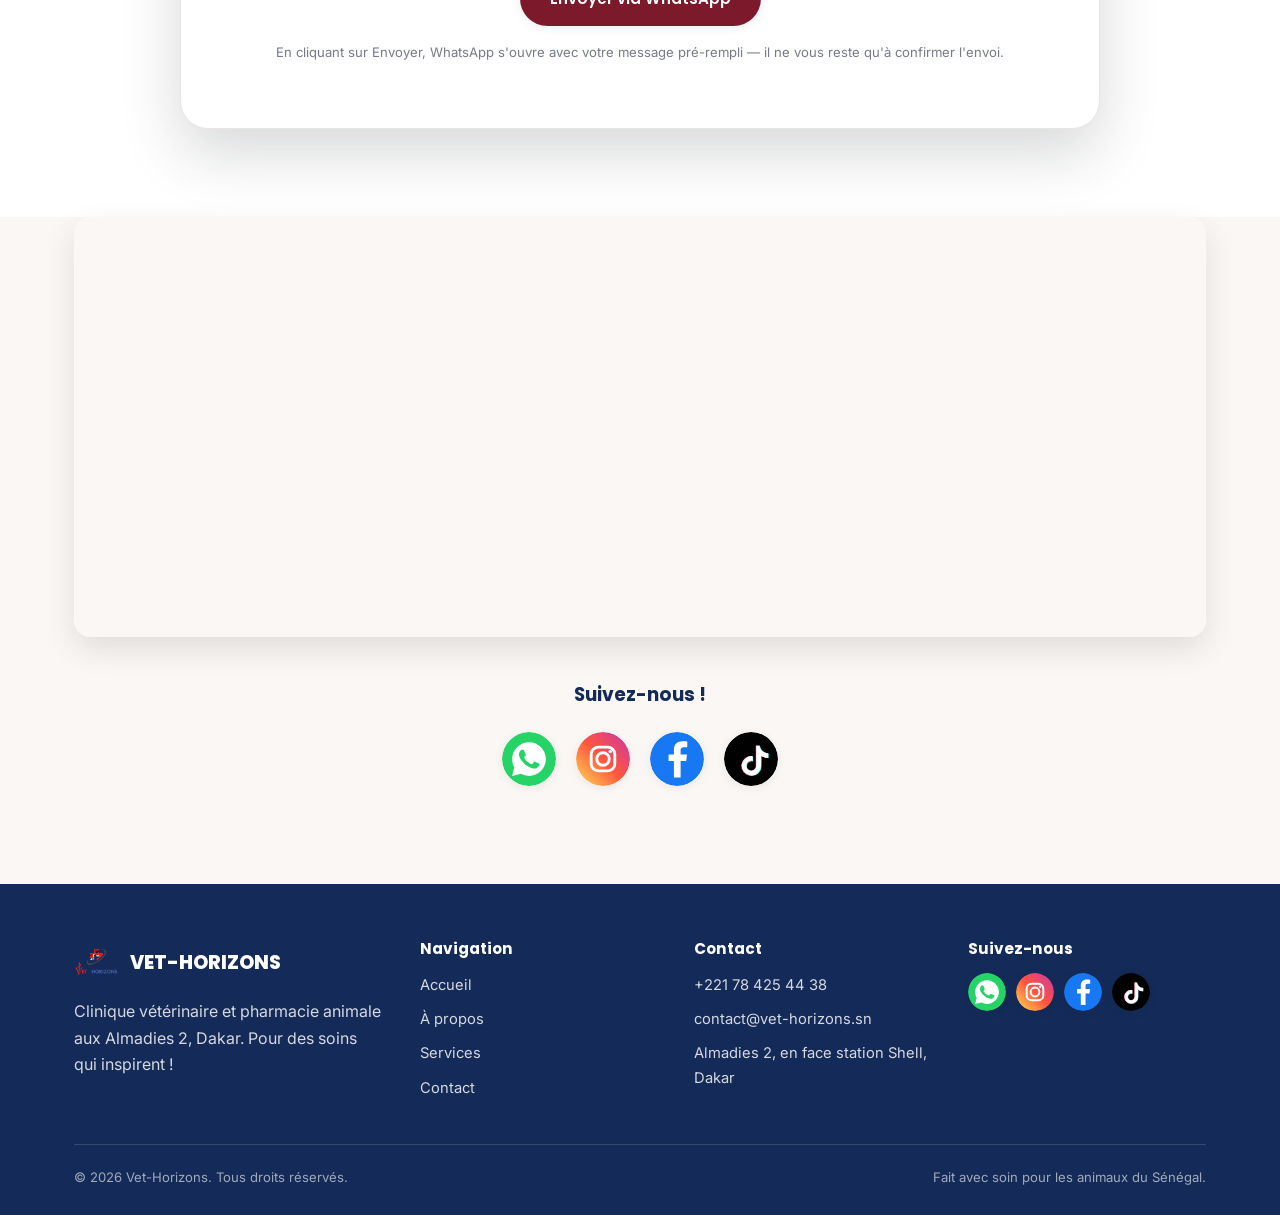
<file: contact.html>
<!DOCTYPE html>
<html lang="fr">
<head>
<meta charset="UTF-8">
<meta name="viewport" content="width=device-width, initial-scale=1.0">
<title>Contact | Vet-Horizons</title>
<meta name="description" content="Contactez Vet-Horizons, clinique vétérinaire aux Almadies 2, Dakar. Téléphone, WhatsApp, email et formulaire de prise de rendez-vous.">
<meta name="theme-color" content="#7c1a2b">
<link rel="icon" type="image/png" sizes="32x32" href="assets/icons/favicon-32.png">
<link rel="apple-touch-icon" href="assets/icons/favicon-180.png">
<link rel="preconnect" href="https://fonts.googleapis.com">
<link rel="preconnect" href="https://fonts.gstatic.com" crossorigin>
<link href="https://fonts.googleapis.com/css2?family=Inter:wght@400;500;600;700&family=Poppins:wght@600;700;800&display=swap" rel="stylesheet">
<link rel="stylesheet" href="assets/css/style.css?v=13">
</head>
<body>
<svg xmlns="http://www.w3.org/2000/svg" style="position:absolute;width:0;height:0;overflow:hidden" aria-hidden="true" focusable="false">
<defs>
<linearGradient id="igGradient" x1="0%" y1="100%" x2="100%" y2="0%">
<stop offset="0%" stop-color="#FFDD55"/>
<stop offset="50%" stop-color="#FF543E"/>
<stop offset="100%" stop-color="#C837AB"/>
</linearGradient>
</defs>
<symbol id="ic-whatsapp" viewBox="0 0 32 32">
<circle cx="16" cy="16" r="16" fill="#25D366"/>
<path fill="#fff" d="M16.02 6C10.5 6 6 10.48 6 16c0 1.77.46 3.45 1.28 4.9L6 26l5.24-1.24A9.94 9.94 0 0 0 16.02 26C21.55 26 26 21.52 26 16S21.55 6 16.02 6Zm5.84 14.2c-.25.7-1.45 1.36-2 1.44-.51.08-1.15.12-1.86-.12a13 13 0 0 1-1.68-.62c-2.96-1.28-4.9-4.27-5.05-4.47-.15-.2-1.2-1.6-1.2-3.06s.76-2.17 1.03-2.47c.27-.3.6-.37.8-.37h.57c.18 0 .43-.07.67.51.25.6.85 2.06.92 2.21.08.15.13.33.02.53-.1.2-.15.33-.3.5-.15.18-.32.4-.45.53-.15.15-.3.31-.13.6.18.3.79 1.29 1.68 2.09 1.16 1.02 2.13 1.34 2.43 1.49.3.15.47.13.65-.08.18-.2.75-.87.95-1.17.2-.3.4-.25.67-.15.27.1 1.73.82 2.03.97.3.15.5.22.57.35.08.13.08.71-.17 1.4Z"/>
</symbol>
<symbol id="ic-instagram" viewBox="0 0 32 32">
<circle cx="16" cy="16" r="16" fill="url(#igGradient)"/>
<rect x="9" y="9" width="14" height="14" rx="4.2" fill="none" stroke="#fff" stroke-width="1.7"/>
<circle cx="16" cy="16" r="3.7" fill="none" stroke="#fff" stroke-width="1.7"/>
<circle cx="20.3" cy="11.6" r="1.05" fill="#fff"/>
</symbol>
<symbol id="ic-facebook" viewBox="0 0 32 32">
<circle cx="16" cy="16" r="16" fill="#1877F2"/>
<path fill="#fff" d="M18.14 27V17.2h3.3l.5-3.83h-3.8v-2.45c0-1.11.31-1.87 1.9-1.87h2.03V5.62c-.35-.05-1.56-.15-2.96-.15-2.93 0-4.94 1.79-4.94 5.07v2.83H11v3.83h3.17V27h3.97Z"/>
</symbol>
<symbol id="ic-tiktok" viewBox="0 0 32 32">
<circle cx="16" cy="16" r="16" fill="#010101"/>
<path fill="#25F4EE" d="M18.6 8.2h2.76c.16 1.36.86 2.6 1.98 3.42.9.66 2 1.03 3.12 1.05v2.8a7.1 7.1 0 0 1-4.2-1.36v6.2a5.75 5.75 0 1 1-4.96-5.7v2.9a2.9 2.9 0 1 0 2.06 2.78V8.2Z"/>
<path fill="#FE2C55" d="M18 8h2.76c.16 1.36.86 2.6 1.98 3.42.9.66 2 1.03 3.12 1.05v2.8a7.1 7.1 0 0 1-4.2-1.36v6.2A5.75 5.75 0 1 1 16.7 14.4v2.9A2.9 2.9 0 1 0 18.76 20V8Z"/>
<path fill="#fff" d="M18.3 8.1h2.76c.16 1.36.86 2.6 1.98 3.42.9.66 2 1.03 3.12 1.05v2.8a7.1 7.1 0 0 1-4.2-1.36v6.2A5.75 5.75 0 1 1 17 14.32v2.9a2.9 2.9 0 1 0 2.06 2.78V8.1Z"/>
<symbol id="ic-avatar-m" viewBox="0 0 24 24">
<circle cx="12" cy="8" r="4" fill="#fff"/>
<path d="M4 21c0-4.4 3.6-7 8-7s8 2.6 8 7" fill="#fff"/>
</symbol>
<symbol id="ic-avatar-f" viewBox="0 0 24 24">
<circle cx="12" cy="8" r="4" fill="#fff"/>
<path d="M4 21c0-4.4 3.6-7 8-7s8 2.6 8 7" fill="#fff"/>
</symbol>
</symbol>
</svg>

<a class="skip-link" href="#main">Aller au contenu</a>

<header class="site-header">
  <div class="header-inner">
    <a class="brand" href="index.html">
      <img src="assets/img/logo-main.png" alt="Logo Vet-Horizons">
      <span class="brand-text">
        <span class="brand-name">Vet-Horizons</span>
        <span class="brand-tag">Pour des soins qui inspirent !</span>
      </span>
    </a>
    <nav class="main-nav" id="main-nav" aria-label="Navigation principale">
      <ul>
        <li><a href="index.html">Accueil</a></li>
        <li><a href="a-propos.html">À propos</a></li>
        <li><a href="services.html">Services</a></li>
        <li><a href="contact.html" class="active">Contact</a></li>
      </ul>
    </nav>
    <div class="header-cta">
      <a href="contact.html#rendez-vous" class="btn btn-primary"><span class="btn-primary-text">Prendre rendez-vous</span><span aria-hidden="true">&rarr;</span></a>
      <button class="nav-toggle" id="nav-toggle" aria-label="Ouvrir le menu" aria-expanded="false" aria-controls="main-nav">
        <span></span>
      </button>
    </div>
  </div>
</header>

<main id="main">

  <section class="page-hero" style="background-image:url('assets/img/welcome-office.jpg')">
    <div class="container">
      <p class="breadcrumbs"><a href="index.html">Accueil</a> / Contact</p>
      <h1>Nous contacter</h1>
      <p>Pour toute question ou demande d'information, n'hésitez pas à contacter Vet-Horizons. Notre équipe se tient à votre disposition pour vous aider et répondre à vos besoins.</p>
    </div>
  </section>

  <section>
    <div class="container">
      <div class="info-grid reveal">
        <div class="info-card">
          <span class="ic"><svg viewBox="0 0 24 24" fill="none" stroke="currentColor" stroke-width="2"><path d="M20 10c0 6-8 12-8 12s-8-6-8-12a8 8 0 0 1 16 0Z"/><circle cx="12" cy="10" r="3"/></svg></span>
          <div><h4>Adresse</h4><p>Almadies 2, en face station Shell, Dakar</p></div>
        </div>
        <div class="info-card">
          <span class="ic"><svg viewBox="0 0 24 24" fill="none" stroke="currentColor" stroke-width="2"><path d="M22 16.92v3a2 2 0 0 1-2.18 2 19.79 19.79 0 0 1-8.63-3.07 19.5 19.5 0 0 1-6-6 19.79 19.79 0 0 1-3.07-8.67A2 2 0 0 1 4.11 2h3a2 2 0 0 1 2 1.72c.13 1 .36 1.98.68 2.92a2 2 0 0 1-.45 2.11L8.09 9.91a16 16 0 0 0 6 6l1.16-1.16a2 2 0 0 1 2.11-.45c.94.32 1.92.55 2.92.68A2 2 0 0 1 22 16.92Z"/></svg></span>
          <div><h4>Téléphone / WhatsApp</h4><p><a href="tel:+221784254438">+221 78 425 44 38</a></p></div>
        </div>
        <div class="info-card">
          <span class="ic"><svg viewBox="0 0 24 24" fill="none" stroke="currentColor" stroke-width="2"><rect x="2" y="4" width="20" height="16" rx="2"/><path d="m22 6-10 7L2 6"/></svg></span>
          <div><h4>Email</h4><p><a href="mailto:contact@vet-horizons.sn">contact@vet-horizons.sn</a></p></div>
        </div>
        <div class="info-card">
          <span class="ic"><svg viewBox="0 0 24 24" fill="none" stroke="currentColor" stroke-width="2"><circle cx="12" cy="12" r="9"/><path d="M12 7v5l3 3"/></svg></span>
          <div><h4>Horaires</h4><p>Lun–Sam 08h30–20h30<br>Dimanche 10h–18h</p></div>
        </div>
      </div>
    </div>
  </section>

  <section class="form-section" id="rendez-vous" style="padding-top:0">
    <div class="container">
      <div class="section-head reveal">
        <p class="eyebrow">Réservation</p>
        <h2>Prendre un rendez-vous !</h2>
        <p>Remplissez le formulaire ci-dessous : votre demande est envoyée directement sur notre WhatsApp pour une confirmation rapide.</p>
      </div>
      <div class="form-wrap reveal">
        <form data-whatsapp-form novalidate>
          <div class="form-grid">
            <div class="field">
              <label for="c-prenom">Prénom <span class="req">*</span></label>
              <input type="text" id="c-prenom" name="Prénom" required autocomplete="given-name">
              <small class="err"></small>
            </div>
            <div class="field">
              <label for="c-nom">Nom de famille <span class="req">*</span></label>
              <input type="text" id="c-nom" name="Nom de famille" required autocomplete="family-name">
              <small class="err"></small>
            </div>
            <div class="field">
              <label for="c-tel">Téléphone <span class="req">*</span></label>
              <input type="tel" id="c-tel" name="Téléphone" required autocomplete="tel" placeholder="+221 77 000 00 00">
              <small class="err"></small>
            </div>
            <div class="field">
              <label for="c-email">E-mail <span class="req">*</span></label>
              <input type="email" id="c-email" name="Email" required autocomplete="email">
              <small class="err"></small>
            </div>
            <div class="field full">
              <label for="c-message">Votre message <span class="req">*</span></label>
              <textarea id="c-message" name="Message" rows="4" required placeholder="Dites-nous en plus sur votre demande..."></textarea>
              <small class="err"></small>
            </div>
          </div>
          <p class="text-center mt-lg">
            <button type="submit" class="btn btn-primary">Envoyer via WhatsApp</button>
          </p>
          <p class="form-footnote">En cliquant sur Envoyer, WhatsApp s'ouvre avec votre message pré-rempli — il ne vous reste qu'à confirmer l'envoi.</p>
        </form>
        <div class="form-success">
          <div class="tick" aria-hidden="true">
            <svg width="30" height="30" viewBox="0 0 24 24" fill="none" stroke="currentColor" stroke-width="2.5"><path d="M20 6 9 17l-5-5"/></svg>
          </div>
          <h3>Merci !</h3>
          <p>Votre message a été préparé dans WhatsApp. Confirmez l'envoi pour que notre équipe vous recontacte rapidement.</p>
        </div>
      </div>
    </div>
  </section>

  <section id="carte" style="padding-top:0">
    <div class="container">
      <iframe class="map-frame reveal" src="https://www.google.com/maps?q=Vet+Horizons,14.7531654,-17.2841713&z=17&output=embed" title="Localisation de Vet-Horizons"></iframe>
      <div class="text-center reveal">
        <h3 class="mt-lg">Suivez-nous !</h3>
        <div class="social-row">
          <a href="https://wa.me/221784254438" target="_blank" rel="noopener" aria-label="WhatsApp"><svg class="social-ic" aria-hidden="true"><use href="#ic-whatsapp"></use></svg></a>
          <a href="https://www.instagram.com/vethorizons1" target="_blank" rel="noopener" aria-label="Instagram"><svg class="social-ic" aria-hidden="true"><use href="#ic-instagram"></use></svg></a>
          <a href="https://www.facebook.com/share/1GkvyQtysJ/" target="_blank" rel="noopener" aria-label="Facebook"><svg class="social-ic" aria-hidden="true"><use href="#ic-facebook"></use></svg></a>
          <a href="https://www.tiktok.com/@vethorizondakar" target="_blank" rel="noopener" aria-label="TikTok"><svg class="social-ic" aria-hidden="true"><use href="#ic-tiktok"></use></svg></a>
        </div>
      </div>
    </div>
  </section>
</main>

<footer class="site-footer">
  <div class="container">
    <div class="footer-grid">
      <div>
        <div class="footer-brand">
          <img src="assets/img/logo-main.png" alt="">
          <span>Vet-Horizons</span>
        </div>
        <p>Clinique vétérinaire et pharmacie animale aux Almadies 2, Dakar. Pour des soins qui inspirent !</p>
      </div>
      <div>
        <h4>Navigation</h4>
        <ul>
          <li><a href="index.html">Accueil</a></li>
          <li><a href="a-propos.html">À propos</a></li>
          <li><a href="services.html">Services</a></li>
          <li><a href="contact.html">Contact</a></li>
        </ul>
      </div>
      <div>
        <h4>Contact</h4>
        <ul>
          <li><a href="tel:+221784254438">+221 78 425 44 38</a></li>
          <li><a href="mailto:contact@vet-horizons.sn">contact@vet-horizons.sn</a></li>
          <li>Almadies 2, en face station Shell, Dakar</li>
        </ul>
      </div>
      <div>
        <h4>Suivez-nous</h4>
        <div class="footer-social">
          <a href="https://wa.me/221784254438" target="_blank" rel="noopener" aria-label="WhatsApp"><svg class="social-ic" aria-hidden="true"><use href="#ic-whatsapp"></use></svg></a>
          <a href="https://www.instagram.com/vethorizons1" target="_blank" rel="noopener" aria-label="Instagram"><svg class="social-ic" aria-hidden="true"><use href="#ic-instagram"></use></svg></a>
          <a href="https://www.facebook.com/share/1GkvyQtysJ/" target="_blank" rel="noopener" aria-label="Facebook"><svg class="social-ic" aria-hidden="true"><use href="#ic-facebook"></use></svg></a>
          <a href="https://www.tiktok.com/@vethorizondakar" target="_blank" rel="noopener" aria-label="TikTok"><svg class="social-ic" aria-hidden="true"><use href="#ic-tiktok"></use></svg></a>
        </div>
      </div>
    </div>
    <div class="footer-bottom">
      <span>&copy; <span data-year></span> Vet-Horizons. Tous droits réservés.</span>
      <span>Fait avec soin pour les animaux du Sénégal.</span>
    </div>
  </div>
</footer>

<div class="chatbot" id="chatbot">
  <div class="chatbot-panel" id="chatbot-panel">
    <div class="chatbot-header">
      <img src="assets/img/logo-main.png" alt="">
      <div>
        <strong>Assistant Vet-Horizons</strong>
        <span>En ligne</span>
      </div>
    </div>
    <div class="chatbot-messages" id="chatbot-messages"></div>
    <div class="chatbot-quick" id="chatbot-quick"></div>
    <form class="chatbot-input" id="chatbot-form">
      <input type="text" id="chatbot-text" placeholder="Ecrivez votre question..." autocomplete="off" aria-label="Votre message">
      <button type="submit" aria-label="Envoyer">
        <svg viewBox="0 0 24 24" fill="none" stroke="currentColor" stroke-width="2"><path d="m22 2-7 20-4-9-9-4Z"/><path d="M22 2 11 13"/></svg>
      </button>
    </form>
  </div>
  <button class="chatbot-toggle" id="chatbot-toggle" aria-label="Ouvrir l'assistant Vet-Horizons" aria-expanded="false" aria-controls="chatbot-panel">
    <svg class="ic-chat" viewBox="0 0 24 24" fill="none" stroke="currentColor" stroke-width="2"><path d="M21 15a2 2 0 0 1-2 2H7l-4 4V5a2 2 0 0 1 2-2h14a2 2 0 0 1 2 2Z"/></svg>
    <svg class="ic-close" viewBox="0 0 24 24" fill="none" stroke="currentColor" stroke-width="2.2"><path d="M18 6 6 18M6 6l12 12"/></svg>
    <span class="ic-dot" aria-hidden="true"></span>
  </button>
</div>

<a class="float-whatsapp" href="https://wa.me/221784254438" target="_blank" rel="noopener" aria-label="Discuter sur WhatsApp">
  <svg viewBox="0 0 32 32"><path d="M16.02 3C9.4 3 4 8.38 4 15c0 2.34.66 4.53 1.8 6.4L4 29l7.8-1.75A11.9 11.9 0 0 0 16.02 27C22.65 27 28 21.63 28 15S22.65 3 16.02 3Zm7.06 17.06c-.3.85-1.72 1.63-2.4 1.73-.62.1-1.38.14-2.24-.14a14.6 14.6 0 0 1-2.02-.75c-3.57-1.54-5.9-5.14-6.08-5.38-.18-.24-1.46-1.94-1.46-3.7s.94-2.62 1.27-2.98c.32-.35.7-.44.94-.44.24 0 .48 0 .68.01.22.01.51-.08.8.62.3.72 1.02 2.48 1.11 2.66.09.18.15.4.03.64-.12.24-.18.4-.36.6-.18.2-.38.46-.54.62-.18.18-.37.37-.16.73.21.36.93 1.54 2 2.5 1.37 1.22 2.53 1.6 2.89 1.78.36.18.57.15.78-.09.21-.24.9-1.05 1.14-1.41.24-.36.48-.3.8-.18.32.12 2.06.97 2.42 1.15.36.18.6.27.68.42.09.15.09.85-.21 1.7Z"/></svg>
</a>

<script src="assets/js/main.js?v=5"></script>
</body>
</html>
</file>
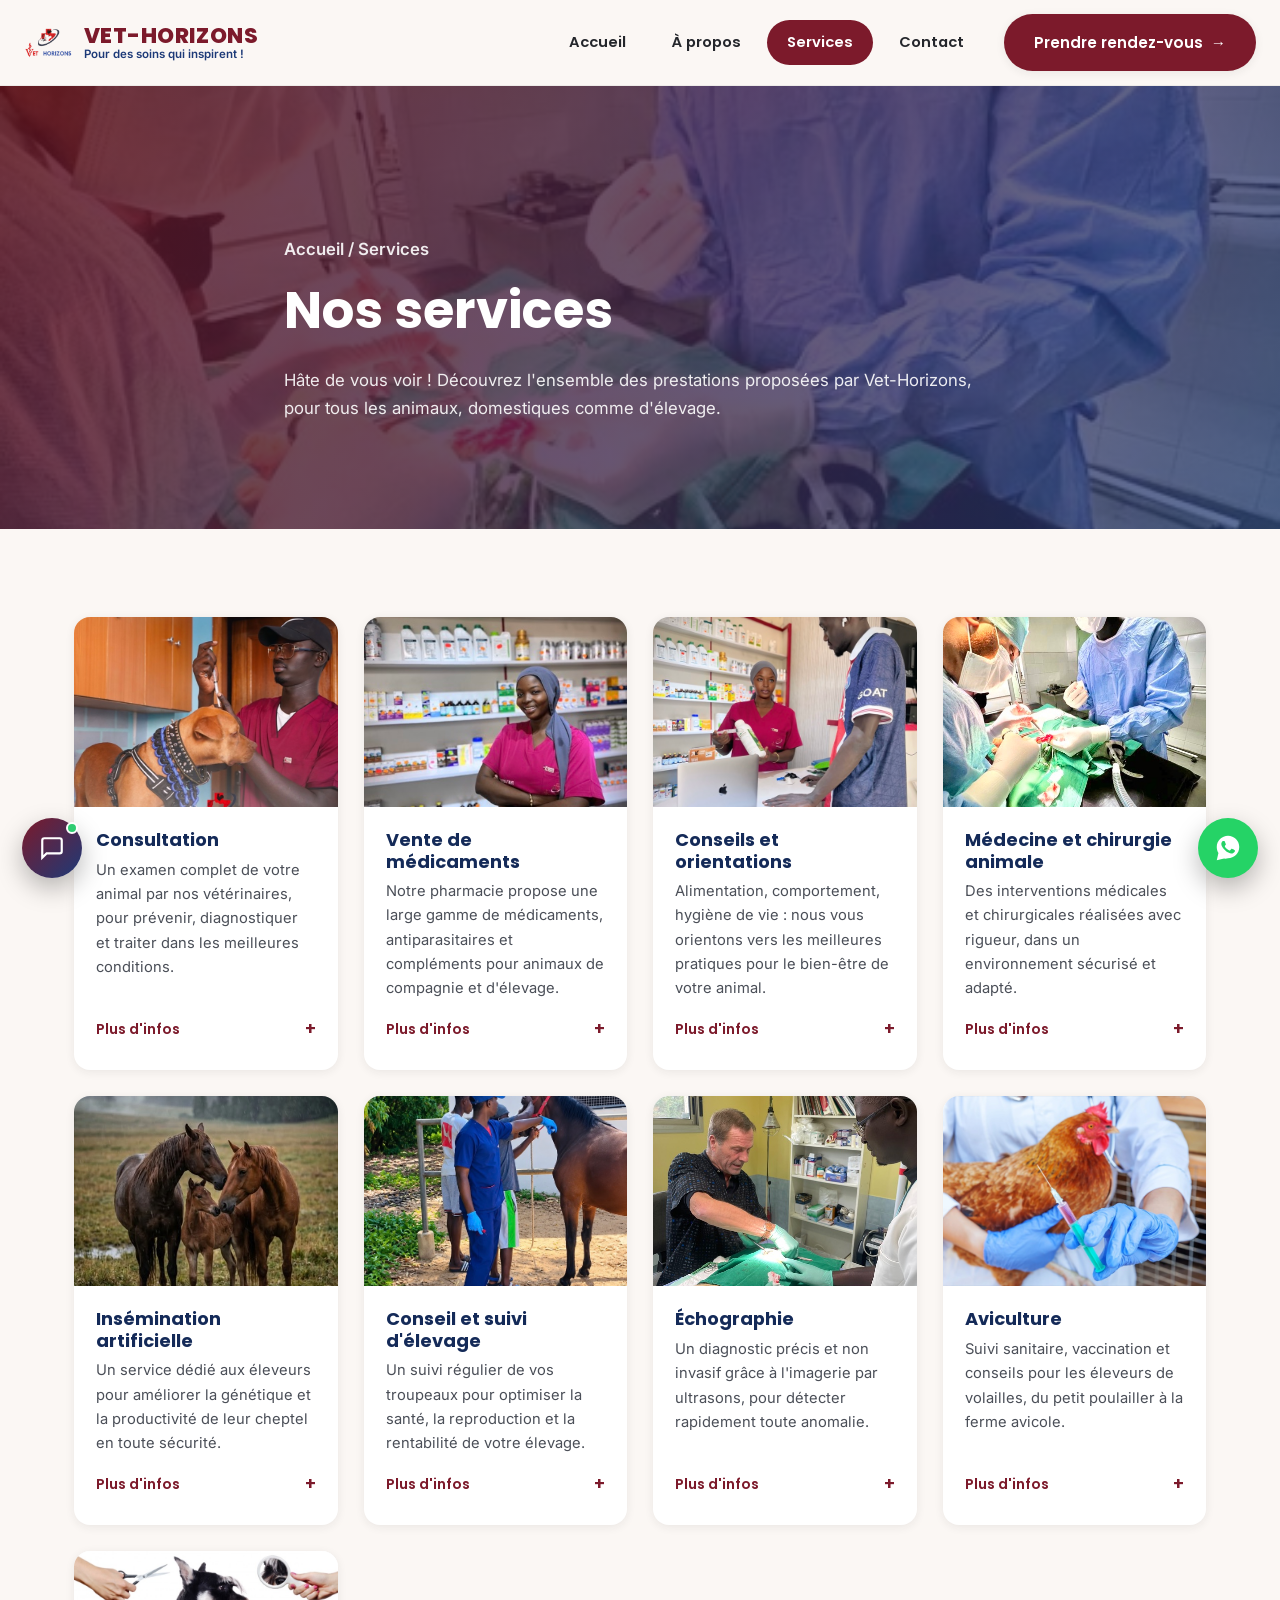
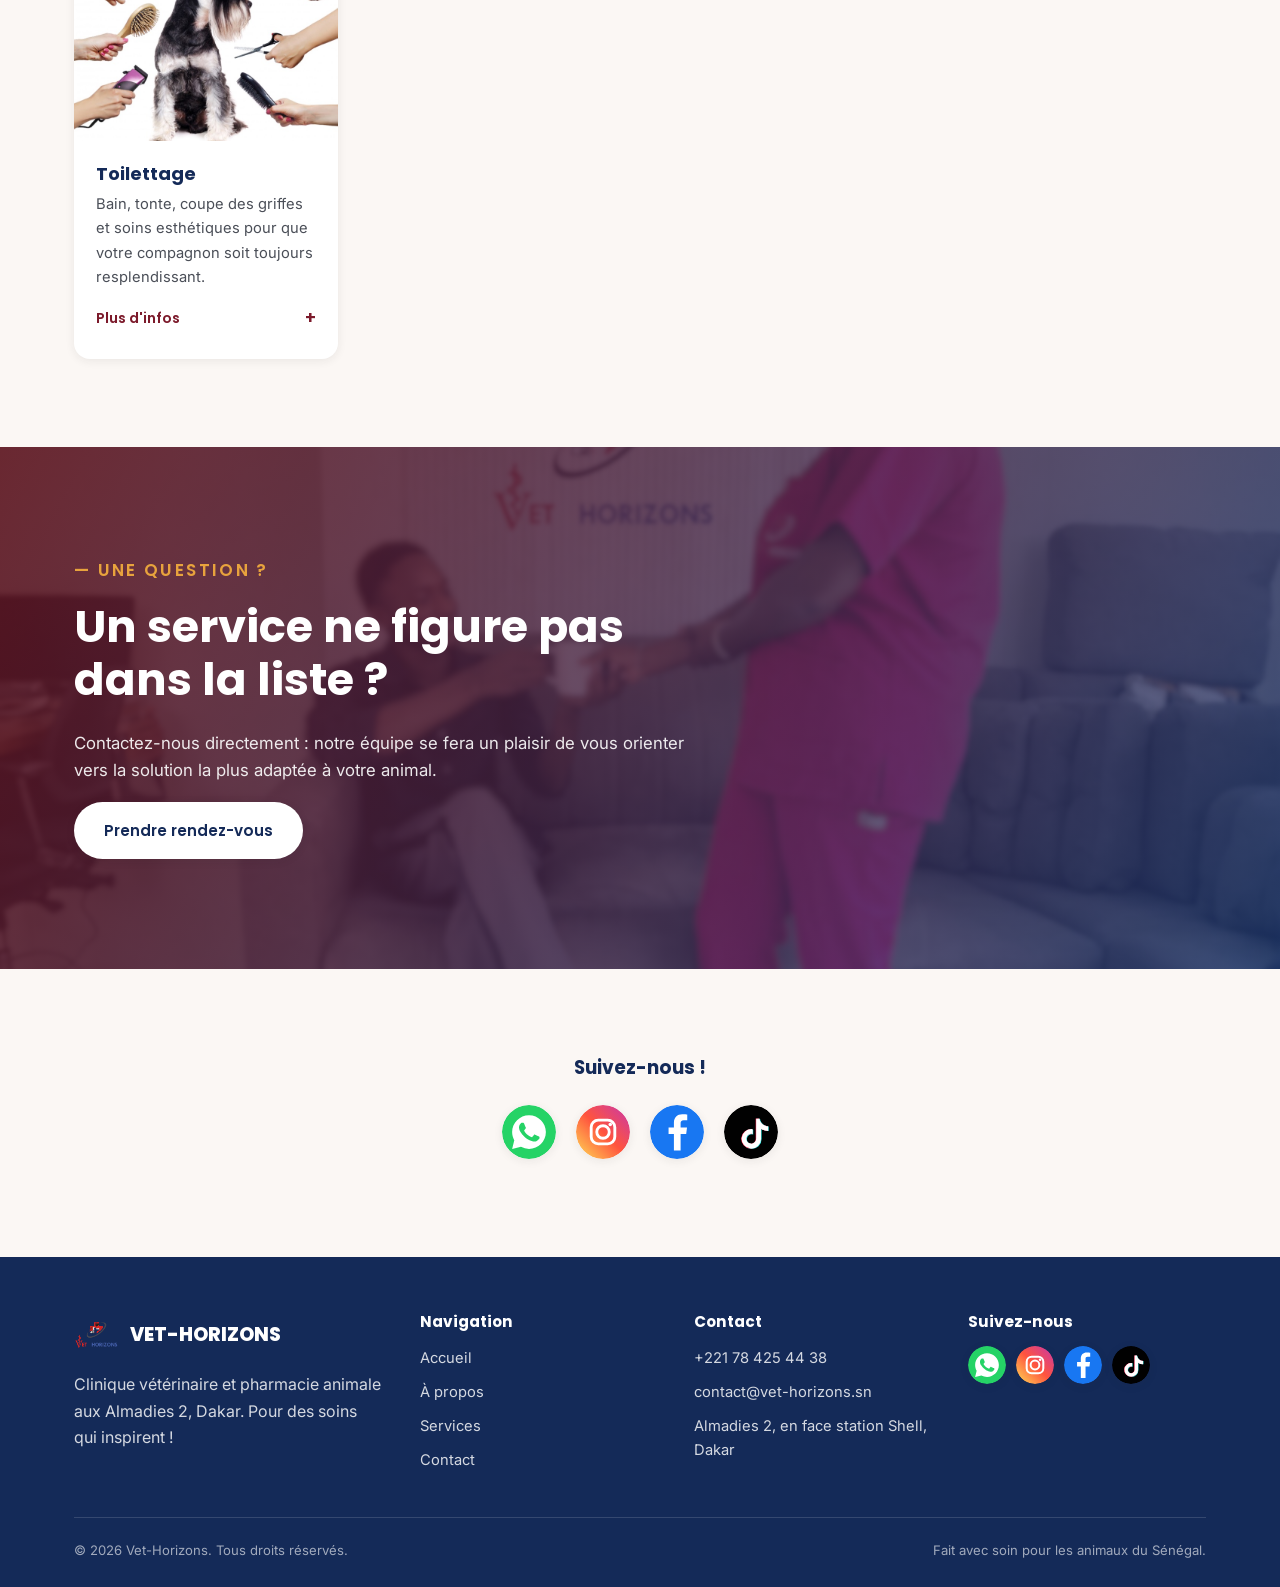
<file: services.html>
<!DOCTYPE html>
<html lang="fr">
<head>
<meta charset="UTF-8">
<meta name="viewport" content="width=device-width, initial-scale=1.0">
<title>Nos services | Vet-Horizons</title>
<meta name="description" content="Consultation, chirurgie, insémination artificielle, échographie, aviculture, toilettage : découvrez les 9 services de la clinique vétérinaire Vet-Horizons à Dakar.">
<meta name="theme-color" content="#7c1a2b">
<link rel="icon" type="image/png" sizes="32x32" href="assets/icons/favicon-32.png">
<link rel="apple-touch-icon" href="assets/icons/favicon-180.png">
<link rel="preconnect" href="https://fonts.googleapis.com">
<link rel="preconnect" href="https://fonts.gstatic.com" crossorigin>
<link href="https://fonts.googleapis.com/css2?family=Inter:wght@400;500;600;700&family=Poppins:wght@600;700;800&display=swap" rel="stylesheet">
<link rel="stylesheet" href="assets/css/style.css?v=13">
</head>
<body>
<svg xmlns="http://www.w3.org/2000/svg" style="position:absolute;width:0;height:0;overflow:hidden" aria-hidden="true" focusable="false">
<defs>
<linearGradient id="igGradient" x1="0%" y1="100%" x2="100%" y2="0%">
<stop offset="0%" stop-color="#FFDD55"/>
<stop offset="50%" stop-color="#FF543E"/>
<stop offset="100%" stop-color="#C837AB"/>
</linearGradient>
</defs>
<symbol id="ic-whatsapp" viewBox="0 0 32 32">
<circle cx="16" cy="16" r="16" fill="#25D366"/>
<path fill="#fff" d="M16.02 6C10.5 6 6 10.48 6 16c0 1.77.46 3.45 1.28 4.9L6 26l5.24-1.24A9.94 9.94 0 0 0 16.02 26C21.55 26 26 21.52 26 16S21.55 6 16.02 6Zm5.84 14.2c-.25.7-1.45 1.36-2 1.44-.51.08-1.15.12-1.86-.12a13 13 0 0 1-1.68-.62c-2.96-1.28-4.9-4.27-5.05-4.47-.15-.2-1.2-1.6-1.2-3.06s.76-2.17 1.03-2.47c.27-.3.6-.37.8-.37h.57c.18 0 .43-.07.67.51.25.6.85 2.06.92 2.21.08.15.13.33.02.53-.1.2-.15.33-.3.5-.15.18-.32.4-.45.53-.15.15-.3.31-.13.6.18.3.79 1.29 1.68 2.09 1.16 1.02 2.13 1.34 2.43 1.49.3.15.47.13.65-.08.18-.2.75-.87.95-1.17.2-.3.4-.25.67-.15.27.1 1.73.82 2.03.97.3.15.5.22.57.35.08.13.08.71-.17 1.4Z"/>
</symbol>
<symbol id="ic-instagram" viewBox="0 0 32 32">
<circle cx="16" cy="16" r="16" fill="url(#igGradient)"/>
<rect x="9" y="9" width="14" height="14" rx="4.2" fill="none" stroke="#fff" stroke-width="1.7"/>
<circle cx="16" cy="16" r="3.7" fill="none" stroke="#fff" stroke-width="1.7"/>
<circle cx="20.3" cy="11.6" r="1.05" fill="#fff"/>
</symbol>
<symbol id="ic-facebook" viewBox="0 0 32 32">
<circle cx="16" cy="16" r="16" fill="#1877F2"/>
<path fill="#fff" d="M18.14 27V17.2h3.3l.5-3.83h-3.8v-2.45c0-1.11.31-1.87 1.9-1.87h2.03V5.62c-.35-.05-1.56-.15-2.96-.15-2.93 0-4.94 1.79-4.94 5.07v2.83H11v3.83h3.17V27h3.97Z"/>
</symbol>
<symbol id="ic-tiktok" viewBox="0 0 32 32">
<circle cx="16" cy="16" r="16" fill="#010101"/>
<path fill="#25F4EE" d="M18.6 8.2h2.76c.16 1.36.86 2.6 1.98 3.42.9.66 2 1.03 3.12 1.05v2.8a7.1 7.1 0 0 1-4.2-1.36v6.2a5.75 5.75 0 1 1-4.96-5.7v2.9a2.9 2.9 0 1 0 2.06 2.78V8.2Z"/>
<path fill="#FE2C55" d="M18 8h2.76c.16 1.36.86 2.6 1.98 3.42.9.66 2 1.03 3.12 1.05v2.8a7.1 7.1 0 0 1-4.2-1.36v6.2A5.75 5.75 0 1 1 16.7 14.4v2.9A2.9 2.9 0 1 0 18.76 20V8Z"/>
<path fill="#fff" d="M18.3 8.1h2.76c.16 1.36.86 2.6 1.98 3.42.9.66 2 1.03 3.12 1.05v2.8a7.1 7.1 0 0 1-4.2-1.36v6.2A5.75 5.75 0 1 1 17 14.32v2.9a2.9 2.9 0 1 0 2.06 2.78V8.1Z"/>
<symbol id="ic-avatar-m" viewBox="0 0 24 24">
<circle cx="12" cy="8" r="4" fill="#fff"/>
<path d="M4 21c0-4.4 3.6-7 8-7s8 2.6 8 7" fill="#fff"/>
</symbol>
<symbol id="ic-avatar-f" viewBox="0 0 24 24">
<circle cx="12" cy="8" r="4" fill="#fff"/>
<path d="M4 21c0-4.4 3.6-7 8-7s8 2.6 8 7" fill="#fff"/>
</symbol>
</symbol>
</svg>

<a class="skip-link" href="#main">Aller au contenu</a>

<header class="site-header">
  <div class="header-inner">
    <a class="brand" href="index.html">
      <img src="assets/img/logo-main.png" alt="Logo Vet-Horizons">
      <span class="brand-text">
        <span class="brand-name">Vet-Horizons</span>
        <span class="brand-tag">Pour des soins qui inspirent !</span>
      </span>
    </a>
    <nav class="main-nav" id="main-nav" aria-label="Navigation principale">
      <ul>
        <li><a href="index.html">Accueil</a></li>
        <li><a href="a-propos.html">À propos</a></li>
        <li><a href="services.html" class="active">Services</a></li>
        <li><a href="contact.html">Contact</a></li>
      </ul>
    </nav>
    <div class="header-cta">
      <a href="contact.html#rendez-vous" class="btn btn-primary"><span class="btn-primary-text">Prendre rendez-vous</span><span aria-hidden="true">&rarr;</span></a>
      <button class="nav-toggle" id="nav-toggle" aria-label="Ouvrir le menu" aria-expanded="false" aria-controls="main-nav">
        <span></span>
      </button>
    </div>
  </div>
</header>

<main id="main">

  <section class="page-hero" style="background-image:url('assets/img/svc-medecine-chirurgie.jpg')">
    <div class="container">
      <p class="breadcrumbs"><a href="index.html">Accueil</a> / Services</p>
      <h1>Nos services</h1>
      <p>Hâte de vous voir ! Découvrez l'ensemble des prestations proposées par Vet-Horizons, pour tous les animaux, domestiques comme d'élevage.</p>
    </div>
  </section>

  <section>
    <div class="container">
      <div class="services-grid">

        <article class="svc-card reveal" id="consultation">
          <div class="svc-img"><img src="assets/img/svc-consultation.jpg" alt="Consultation vétérinaire" loading="lazy"></div>
          <div class="svc-body">
            <h3>Consultation</h3>
            <p>Un examen complet de votre animal par nos vétérinaires, pour prévenir, diagnostiquer et traiter dans les meilleures conditions.</p>
            <details>
              <summary>Plus d'infos</summary>
              <p>Examen clinique général, bilan de santé, vaccination et vermifugation, suivi de croissance. Nos consultations s'adaptent aussi bien aux nouveaux animaux qu'aux suivis réguliers.</p>
            </details>
          </div>
        </article>

        <article class="svc-card reveal" id="vente-medicaments">
          <div class="svc-img"><img src="assets/img/team-aissatou-faye.jpg" alt="Vente de médicaments" loading="lazy"></div>
          <div class="svc-body">
            <h3>Vente de médicaments</h3>
            <p>Notre pharmacie propose une large gamme de médicaments, antiparasitaires et compléments pour animaux de compagnie et d'élevage.</p>
            <details>
              <summary>Plus d'infos</summary>
              <p>Produits vétérinaires certifiés, conseils personnalisés de notre équipe pharmaceutique et disponibilité rapide des traitements prescrits.</p>
            </details>
          </div>
        </article>

        <article class="svc-card reveal" id="conseils">
          <div class="svc-img"><img src="assets/img/svc-conseils-orientations.jpg" alt="Conseils et orientations" loading="lazy"></div>
          <div class="svc-body">
            <h3>Conseils et orientations</h3>
            <p>Alimentation, comportement, hygiène de vie : nous vous orientons vers les meilleures pratiques pour le bien-être de votre animal.</p>
            <details>
              <summary>Plus d'infos</summary>
              <p>Un accompagnement pédagogique pensé pour chaque propriétaire, du premier chiot à l'animal senior, avec des recommandations adaptées à chaque espèce.</p>
            </details>
          </div>
        </article>

        <article class="svc-card reveal" id="chirurgie">
          <div class="svc-img"><img src="assets/img/svc-medecine-chirurgie.jpg" alt="Médecine et chirurgie animale" loading="lazy"></div>
          <div class="svc-body">
            <h3>Médecine et chirurgie animale</h3>
            <p>Des interventions médicales et chirurgicales réalisées avec rigueur, dans un environnement sécurisé et adapté.</p>
            <details>
              <summary>Plus d'infos</summary>
              <p>Chirurgies courantes et spécialisées, stérilisations, prise en charge des urgences, suivi post-opératoire complet.</p>
            </details>
          </div>
        </article>

        <article class="svc-card reveal" id="insemination">
          <div class="svc-img"><img src="assets/img/svc-insemination-chevaux.jpg" alt="Insémination artificielle" loading="lazy"></div>
          <div class="svc-body">
            <h3>Insémination artificielle</h3>
            <p>Un service dédié aux éleveurs pour améliorer la génétique et la productivité de leur cheptel en toute sécurité.</p>
            <details>
              <summary>Plus d'infos</summary>
              <p>Sélection génétique, suivi de la reproduction et accompagnement technique sur site pour les exploitations d'élevage.</p>
            </details>
          </div>
        </article>

        <article class="svc-card reveal" id="elevage">
          <div class="svc-img"><img src="assets/img/svc-suivi-elevage.jpg" alt="Conseil et suivi d'élevage" loading="lazy"></div>
          <div class="svc-body">
            <h3>Conseil et suivi d'élevage</h3>
            <p>Un suivi régulier de vos troupeaux pour optimiser la santé, la reproduction et la rentabilité de votre élevage.</p>
            <details>
              <summary>Plus d'infos</summary>
              <p>Programmes de prophylaxie, gestion sanitaire du cheptel et conseils de conduite d'élevage adaptés au contexte local.</p>
            </details>
          </div>
        </article>

        <article class="svc-card reveal" id="echographie">
          <div class="svc-img"><img src="assets/img/svc-echographie.jpg" alt="Échographie" loading="lazy"></div>
          <div class="svc-body">
            <h3>Échographie</h3>
            <p>Un diagnostic précis et non invasif grâce à l'imagerie par ultrasons, pour détecter rapidement toute anomalie.</p>
            <details>
              <summary>Plus d'infos</summary>
              <p>Confirmation de gestation, contrôle des organes internes et aide au diagnostic en complément de l'examen clinique.</p>
            </details>
          </div>
        </article>

        <article class="svc-card reveal" id="aviculture">
          <div class="svc-img"><img src="assets/img/svc-aviculture.jpg" alt="Aviculture" loading="lazy"></div>
          <div class="svc-body">
            <h3>Aviculture</h3>
            <p>Suivi sanitaire, vaccination et conseils pour les éleveurs de volailles, du petit poulailler à la ferme avicole.</p>
            <details>
              <summary>Plus d'infos</summary>
              <p>Programmes vaccinaux adaptés, prévention des maladies aviaires et accompagnement pour améliorer la productivité de votre élevage.</p>
            </details>
          </div>
        </article>

        <article class="svc-card reveal" id="toilettage">
          <div class="svc-img"><img src="assets/img/svc-toilettage.jpg" alt="Toilettage" loading="lazy"></div>
          <div class="svc-body">
            <h3>Toilettage</h3>
            <p>Bain, tonte, coupe des griffes et soins esthétiques pour que votre compagnon soit toujours resplendissant.</p>
            <details>
              <summary>Plus d'infos</summary>
              <p>Toilettage adapté à chaque race et chaque poil, dans le respect du confort et du bien-être de l'animal.</p>
            </details>
          </div>
        </article>

      </div>
    </div>
  </section>

  <section class="band" style="background-image:url('assets/img/welcome-office.jpg')">
    <div class="container">
      <div class="band-content reveal">
        <p class="eyebrow" style="color:var(--gold)">Une question ?</p>
        <h2>Un service ne figure pas dans la liste ?</h2>
        <p>Contactez-nous directement : notre équipe se fera un plaisir de vous orienter vers la solution la plus adaptée à votre animal.</p>
        <a href="contact.html#rendez-vous" class="btn btn-ghost">Prendre rendez-vous</a>
      </div>
    </div>
  </section>
  <section>
    <div class="container text-center reveal">
      <h3>Suivez-nous !</h3>
      <div class="social-row">
        <a href="https://wa.me/221784254438" target="_blank" rel="noopener" aria-label="WhatsApp"><svg class="social-ic" aria-hidden="true"><use href="#ic-whatsapp"></use></svg></a>
        <a href="https://www.instagram.com/vethorizons1" target="_blank" rel="noopener" aria-label="Instagram"><svg class="social-ic" aria-hidden="true"><use href="#ic-instagram"></use></svg></a>
        <a href="https://www.facebook.com/share/1GkvyQtysJ/" target="_blank" rel="noopener" aria-label="Facebook"><svg class="social-ic" aria-hidden="true"><use href="#ic-facebook"></use></svg></a>
        <a href="https://www.tiktok.com/@vethorizondakar" target="_blank" rel="noopener" aria-label="TikTok"><svg class="social-ic" aria-hidden="true"><use href="#ic-tiktok"></use></svg></a>
      </div>
    </div>
  </section>

</main>

<footer class="site-footer">
  <div class="container">
    <div class="footer-grid">
      <div>
        <div class="footer-brand">
          <img src="assets/img/logo-main.png" alt="">
          <span>Vet-Horizons</span>
        </div>
        <p>Clinique vétérinaire et pharmacie animale aux Almadies 2, Dakar. Pour des soins qui inspirent !</p>
      </div>
      <div>
        <h4>Navigation</h4>
        <ul>
          <li><a href="index.html">Accueil</a></li>
          <li><a href="a-propos.html">À propos</a></li>
          <li><a href="services.html">Services</a></li>
          <li><a href="contact.html">Contact</a></li>
        </ul>
      </div>
      <div>
        <h4>Contact</h4>
        <ul>
          <li><a href="tel:+221784254438">+221 78 425 44 38</a></li>
          <li><a href="mailto:contact@vet-horizons.sn">contact@vet-horizons.sn</a></li>
          <li>Almadies 2, en face station Shell, Dakar</li>
        </ul>
      </div>
      <div>
        <h4>Suivez-nous</h4>
        <div class="footer-social">
          <a href="https://wa.me/221784254438" target="_blank" rel="noopener" aria-label="WhatsApp"><svg class="social-ic" aria-hidden="true"><use href="#ic-whatsapp"></use></svg></a>
          <a href="https://www.instagram.com/vethorizons1" target="_blank" rel="noopener" aria-label="Instagram"><svg class="social-ic" aria-hidden="true"><use href="#ic-instagram"></use></svg></a>
          <a href="https://www.facebook.com/share/1GkvyQtysJ/" target="_blank" rel="noopener" aria-label="Facebook"><svg class="social-ic" aria-hidden="true"><use href="#ic-facebook"></use></svg></a>
          <a href="https://www.tiktok.com/@vethorizondakar" target="_blank" rel="noopener" aria-label="TikTok"><svg class="social-ic" aria-hidden="true"><use href="#ic-tiktok"></use></svg></a>
        </div>
      </div>
    </div>
    <div class="footer-bottom">
      <span>&copy; <span data-year></span> Vet-Horizons. Tous droits réservés.</span>
      <span>Fait avec soin pour les animaux du Sénégal.</span>
    </div>
  </div>
</footer>

<div class="chatbot" id="chatbot">
  <div class="chatbot-panel" id="chatbot-panel">
    <div class="chatbot-header">
      <img src="assets/img/logo-main.png" alt="">
      <div>
        <strong>Assistant Vet-Horizons</strong>
        <span>En ligne</span>
      </div>
    </div>
    <div class="chatbot-messages" id="chatbot-messages"></div>
    <div class="chatbot-quick" id="chatbot-quick"></div>
    <form class="chatbot-input" id="chatbot-form">
      <input type="text" id="chatbot-text" placeholder="Ecrivez votre question..." autocomplete="off" aria-label="Votre message">
      <button type="submit" aria-label="Envoyer">
        <svg viewBox="0 0 24 24" fill="none" stroke="currentColor" stroke-width="2"><path d="m22 2-7 20-4-9-9-4Z"/><path d="M22 2 11 13"/></svg>
      </button>
    </form>
  </div>
  <button class="chatbot-toggle" id="chatbot-toggle" aria-label="Ouvrir l'assistant Vet-Horizons" aria-expanded="false" aria-controls="chatbot-panel">
    <svg class="ic-chat" viewBox="0 0 24 24" fill="none" stroke="currentColor" stroke-width="2"><path d="M21 15a2 2 0 0 1-2 2H7l-4 4V5a2 2 0 0 1 2-2h14a2 2 0 0 1 2 2Z"/></svg>
    <svg class="ic-close" viewBox="0 0 24 24" fill="none" stroke="currentColor" stroke-width="2.2"><path d="M18 6 6 18M6 6l12 12"/></svg>
    <span class="ic-dot" aria-hidden="true"></span>
  </button>
</div>

<a class="float-whatsapp" href="https://wa.me/221784254438" target="_blank" rel="noopener" aria-label="Discuter sur WhatsApp">
  <svg viewBox="0 0 32 32"><path d="M16.02 3C9.4 3 4 8.38 4 15c0 2.34.66 4.53 1.8 6.4L4 29l7.8-1.75A11.9 11.9 0 0 0 16.02 27C22.65 27 28 21.63 28 15S22.65 3 16.02 3Zm7.06 17.06c-.3.85-1.72 1.63-2.4 1.73-.62.1-1.38.14-2.24-.14a14.6 14.6 0 0 1-2.02-.75c-3.57-1.54-5.9-5.14-6.08-5.38-.18-.24-1.46-1.94-1.46-3.7s.94-2.62 1.27-2.98c.32-.35.7-.44.94-.44.24 0 .48 0 .68.01.22.01.51-.08.8.62.3.72 1.02 2.48 1.11 2.66.09.18.15.4.03.64-.12.24-.18.4-.36.6-.18.2-.38.46-.54.62-.18.18-.37.37-.16.73.21.36.93 1.54 2 2.5 1.37 1.22 2.53 1.6 2.89 1.78.36.18.57.15.78-.09.21-.24.9-1.05 1.14-1.41.24-.36.48-.3.8-.18.32.12 2.06.97 2.42 1.15.36.18.6.27.68.42.09.15.09.85-.21 1.7Z"/></svg>
</a>

<script src="assets/js/main.js?v=5"></script>
</body>
</html>
</file>
<file: assets/css/style.css>
/* =========================================================
   Vet-Horizons — feuille de style principale
   ========================================================= */

:root{
  --maroon: #7c1a2b;
  --maroon-dark: #5e131f;
  --maroon-light: #9c2438;
  --navy: #1d3a78;
  --navy-dark: #142a58;
  --red: #d81e27;
  --charcoal: #24262b;
  --grey-700: #4b4f58;
  --grey-500: #767b87;
  --grey-200: #e7e5e2;
  --cream: #fbf7f4;
  --white: #ffffff;
  --pink: #d81467;
  --gold: #e8a33d;

  --radius-sm: 8px;
  --radius-md: 16px;
  --radius-lg: 28px;
  --shadow-sm: 0 2px 10px rgba(36,38,43,.08);
  --shadow-md: 0 12px 30px rgba(36,38,43,.12);
  --shadow-lg: 0 24px 60px rgba(36,38,43,.18);

  --container: 1180px;
  --font-head: 'Poppins', 'Segoe UI', sans-serif;
  --font-body: 'Inter', 'Segoe UI', sans-serif;
}

*,*::before,*::after{ box-sizing:border-box; }
html{ scroll-behavior:smooth; scroll-padding-top:90px; }
body{
  margin:0;
  font-family:var(--font-body);
  color:var(--charcoal);
  background:var(--cream);
  line-height:1.65;
  -webkit-font-smoothing:antialiased;
}
img{ max-width:100%; display:block; }
a{ color:inherit; text-decoration:none; }
ul{ margin:0; padding:0; list-style:none; }
h1,h2,h3,h4{ font-family:var(--font-head); margin:0 0 .5em; line-height:1.2; color:var(--navy-dark); }
p{ margin:0 0 1em; }
.container{ max-width:var(--container); margin:0 auto; padding:0 24px; }
section{ padding:88px 0; }
@media (max-width:768px){ section{ padding:56px 0; } }

.visually-hidden{
  position:absolute !important; width:1px;height:1px; padding:0;margin:-1px;
  overflow:hidden; clip:rect(0,0,0,0); white-space:nowrap; border:0;
}

/* Skip link */
.skip-link{
  position:absolute; left:-999px; top:auto; background:var(--maroon); color:#fff;
  padding:12px 20px; z-index:200; border-radius:0 0 8px 0;
}
.skip-link:focus{ left:0; top:0; }

/* ---------- Buttons ---------- */
.btn{
  display:inline-flex; align-items:center; justify-content:center; gap:.5em;
  font-family:var(--font-head); font-weight:600; font-size:.95rem;
  padding:14px 28px; border-radius:999px; border:2px solid transparent;
  cursor:pointer; transition:transform .18s ease, box-shadow .18s ease, background-color .18s ease, color .18s ease;
  white-space:nowrap;
}
.btn:hover{ transform:translateY(-2px); }
.btn:active{ transform:translateY(0); }
.btn-primary{ background:var(--maroon); color:#fff; box-shadow:var(--shadow-sm); }
.btn-primary:hover{ background:var(--maroon-dark); box-shadow:var(--shadow-md); }
.btn-outline{ background:rgba(255,255,255,.08); color:#fff; border-color:#fff; }
.btn-outline:hover{ background:#fff; color:var(--maroon-dark); }
.btn-ghost{ background:#fff; color:var(--navy-dark); box-shadow:var(--shadow-sm); }
.btn-ghost:hover{ background:var(--navy-dark); color:#fff; }
.btn-block{ width:100%; }
.btn[disabled]{ opacity:.6; cursor:not-allowed; transform:none; }

.eyebrow{
  display:inline-block; font-family:var(--font-head); font-weight:600; letter-spacing:.14em;
  text-transform:uppercase; font-size:.78rem; color:var(--maroon); margin-bottom:.9em;
}
.eyebrow::before{ content:"— "; }

/* =========================================================
   HEADER
   ========================================================= */
.site-header{
  position:sticky; top:0; z-index:100; background:var(--cream);
  border-bottom:1px solid rgba(36,38,43,.06);
  transition:box-shadow .25s ease, padding .25s ease;
}
.site-header.is-scrolled{ box-shadow:0 6px 24px rgba(36,38,43,.10); }
.header-inner{
  display:flex; align-items:center; justify-content:space-between; gap:20px;
  padding:14px 24px;
}
.brand{ display:flex; align-items:center; gap:12px; min-width:0; flex:1 1 auto; }
.brand img{ width:48px; height:48px; object-fit:contain; flex:none; }
.brand-text{ display:flex; flex-direction:column; line-height:1.1; min-width:0; overflow:hidden; }
.brand-name{
  font-family:var(--font-head); font-weight:800; font-size:1.35rem; letter-spacing:.02em;
  color:var(--maroon); text-transform:uppercase;
}
.brand-tag{ font-size:.72rem; color:var(--navy); font-weight:600; }

.main-nav ul{ display:flex; gap:6px; align-items:center; }
.main-nav a{
  font-family:var(--font-head); font-weight:600; font-size:.92rem; color:var(--charcoal);
  padding:10px 20px; border-radius:999px; transition:all .2s ease; display:block;
}
.main-nav a:hover{ background:var(--grey-200); }
.main-nav a.active{ background:var(--maroon); color:#fff; }

.header-cta{ display:flex; align-items:center; gap:10px; flex:none; }
.nav-toggle{
  display:none; width:44px; height:44px; border-radius:12px; border:none; background:var(--grey-200);
  cursor:pointer; position:relative;
}
.nav-toggle span, .nav-toggle span::before, .nav-toggle span::after{
  content:""; position:absolute; left:12px; right:12px; height:2px; background:var(--charcoal);
  transition:transform .2s ease, opacity .2s ease;
}
.nav-toggle span{ top:21px; }
.nav-toggle span::before{ top:-7px; }
.nav-toggle span::after{ top:7px; }
.nav-toggle.is-open span{ background:transparent; }
.nav-toggle.is-open span::before{ transform:translateY(7px) rotate(45deg); }
.nav-toggle.is-open span::after{ transform:translateY(-7px) rotate(-45deg); }

@media (max-width:900px){
  .main-nav{
    position:fixed; inset:74px 0 0 0; background:var(--cream); padding:20px 24px;
    transform:translateX(100%); transition:transform .3s ease; overflow-y:auto;
  }
  .main-nav.is-open{ transform:translateX(0); }
  .main-nav ul{ flex-direction:column; align-items:stretch; gap:8px; }
  .main-nav a{ padding:16px 20px; font-size:1.05rem; }
  .header-cta .btn-primary-text{ display:none; }
  .header-cta .btn-primary{ padding:14px; }
  .nav-toggle{ display:block; }
}

@media (max-width:560px){
  .header-inner{ padding:10px 14px; gap:8px; }
  .brand{ gap:8px; }
  .brand img{ width:36px; height:36px; }
  .brand-name{ font-size:.82rem; white-space:nowrap; letter-spacing:0; }
  .brand-tag{ display:none; }
}

/* =========================================================
   HERO
   ========================================================= */
.hero{
  position:relative; color:#fff; overflow:hidden;
  min-height:88vh; display:flex; align-items:center;
  padding:140px 0 90px;
}
.hero{ background-color:#2b2c31; }
.hero::before{
  content:""; position:absolute; inset:0;
  background-image:linear-gradient(180deg, rgba(15,16,20,.45), rgba(15,16,20,.62) 45%, rgba(15,16,20,.88)), url("../img/team-facade-clinic.jpg");
  background-size:cover; background-repeat:no-repeat; background-position:center 28%;
  z-index:0;
}
.hero-content{ position:relative; z-index:1; max-width:760px; }
.hero .eyebrow{ color:var(--gold); }
.hero h1{
  color:#fff; font-size:clamp(2.4rem, 5.5vw, 4rem); font-weight:800; margin-bottom:.35em;
}
.hero h1 span{ color:var(--gold); }
.hero p.lead{ font-size:1.15rem; color:rgba(255,255,255,.88); max-width:560px; }
.hero-actions{ display:flex; gap:16px; flex-wrap:wrap; margin-top:2em; }
.hero-social{ display:flex; gap:14px; margin-top:2em; }
.hero-social a{
  width:46px; height:46px; border-radius:50%; overflow:hidden; display:flex; box-shadow:0 6px 16px rgba(0,0,0,.28);
  transition:transform .2s ease;
}
.hero-social a img, .hero-social a .social-ic{ width:100%; height:100%; object-fit:cover; display:block; }
.hero-social a:hover{ transform:translateY(-3px) scale(1.06); }
.hero-logo{
  width:150px; height:150px; object-fit:contain; margin-bottom:1.4em;
  filter:drop-shadow(0 10px 24px rgba(0,0,0,.35));
  background:rgba(255,255,255,.92); border-radius:50%; padding:14px;
}

/* highlight chips row inside hero */
.hero-chips{
  position:relative; z-index:1; display:grid; grid-template-columns:repeat(3,1fr);
  gap:14px; margin-top:56px; max-width:900px;
}
.chip{
  display:flex; align-items:center; gap:12px; background:rgba(255,255,255,.12);
  border:1px solid rgba(255,255,255,.22); backdrop-filter:blur(6px);
  padding:14px 16px; border-radius:var(--radius-md); font-size:.88rem; font-weight:600;
}
.chip .chip-ic{
  width:38px; height:38px; border-radius:50%; background:var(--gold); flex:none;
  display:flex; align-items:center; justify-content:center; color:var(--maroon-dark);
}
.chip .chip-ic svg{ width:20px; height:20px; }
@media (max-width:768px){ .hero-chips{ grid-template-columns:1fr 1fr; } }
@media (max-width:520px){ .hero-chips{ grid-template-columns:1fr; } }

/* =========================================================
   ANIMAL STRIP
   ========================================================= */
.animal-strip{ padding:50px 0; background:#fff; overflow:hidden; }
.animal-strip .strip-head{ text-align:center; max-width:620px; margin:0 auto 30px; }
.animal-row{
  --animal-gap:clamp(24px,3.5vw,48px);
  overflow:hidden; padding:18px 0 24px;
  mask-image:linear-gradient(to right,transparent,#000 4%,#000 96%,transparent);
}
.animal-track{
  display:flex; width:max-content;
  animation:animal-parade 28s linear infinite;
}
.animal-group{
  display:flex; align-items:flex-end; flex:none;
  gap:var(--animal-gap); padding-right:var(--animal-gap);
}
.animal-group img{
  width:clamp(110px,14vw,180px); height:clamp(100px,12vw,150px);
  object-fit:contain; flex:none;
  filter:drop-shadow(0 10px 14px rgba(36,38,43,.18));
  transition:transform .25s ease;
}
.animal-group img:hover{ transform:translateY(-8px) scale(1.04); }
@keyframes animal-parade{
  from{ transform:translateX(0); }
  to{ transform:translateX(-50%); }
}
@media (prefers-reduced-motion:reduce){
  .animal-row{ overflow-x:auto; mask-image:none; }
  .animal-track{ animation:none; }
  .animal-group[aria-hidden="true"]{ display:none; }
}

/* =========================================================
   BAND (photo banner with overlay + CTA)
   ========================================================= */
.band{
  position:relative; color:#fff; padding:110px 0; overflow:hidden;
  background-size:cover; background-position:center;
}
.band::before{
  content:""; position:absolute; inset:0;
  background:linear-gradient(120deg, rgba(94,19,31,.88), rgba(29,58,120,.72));
}
.band-content{ position:relative; z-index:1; max-width:640px; }
.band h2{ color:#fff; font-size:clamp(2rem,4vw,2.8rem); }
.band p{ color:rgba(255,255,255,.9); font-size:1.05rem; }

/* =========================================================
   SECTION HEADERS
   ========================================================= */
.section-head{ max-width:680px; margin:0 auto 50px; text-align:center; }
.section-head.left{ margin:0 0 44px; text-align:left; }
.section-head p{ color:var(--grey-700); }

/* =========================================================
   TEAM
   ========================================================= */
.team-section{
  position:relative; color:#fff; background-size:cover; background-position:center;
  padding:100px 0;
}
.team-section::before{ content:""; position:absolute; inset:0; background:rgba(20,20,26,.78); }
.team-section .container{ position:relative; z-index:1; }
.team-section .section-head p{ color:rgba(255,255,255,.82); }
.team-section .section-head h2{ color:#fff; }
.team-grid{
  display:grid; grid-template-columns:repeat(auto-fit,minmax(220px,1fr)); gap:26px;
}
.team-card{
  background:rgba(255,255,255,.06); border:1px solid rgba(255,255,255,.14);
  border-radius:var(--radius-md); overflow:hidden; text-align:center;
  transition:transform .25s ease, background .25s ease;
}
.team-card:hover{ transform:translateY(-6px); background:rgba(255,255,255,.11); }
.team-card img{ width:100%; aspect-ratio:1/1; object-fit:cover; }
.team-card .avatar-icon{
  width:100%; aspect-ratio:1/1; display:flex; align-items:center; justify-content:center;
  background:linear-gradient(135deg, var(--maroon), var(--navy));
}
.team-card .avatar-icon svg{ width:44%; height:44%; }
.team-card .tc-body{ padding:18px 14px 22px; }
.team-card h3{ color:#fff; font-size:1.05rem; margin-bottom:.2em; }
.team-card .role{ color:var(--gold); font-weight:600; font-size:.85rem; letter-spacing:.02em; }
@media (max-width:768px){
  .team-grid{ grid-template-columns:repeat(2,minmax(0,1fr)); gap:18px 12px; }
  .team-grid .team-card{ min-width:0; }
  .team-grid .tc-body{ padding:14px 9px 18px; }
  .team-grid h3{ font-size:.9rem; line-height:1.4; overflow-wrap:break-word; }
  .team-grid .role{ font-size:.78rem; line-height:1.45; }
}


/* =========================================================
   SERVICES GRID
   ========================================================= */
.services-grid{
  display:grid; grid-template-columns:repeat(auto-fit,minmax(240px,1fr)); gap:26px;
}
.svc-card{
  background:#fff; border-radius:var(--radius-md); overflow:hidden; box-shadow:var(--shadow-sm);
  transition:transform .25s ease, box-shadow .25s ease; display:flex; flex-direction:column;
}
.svc-card:hover{ transform:translateY(-6px); box-shadow:var(--shadow-md); }
.svc-card .svc-img{ height:190px; overflow:hidden; }
.svc-card .svc-img img{ width:100%; height:100%; object-fit:cover; transition:transform .4s ease; }
.svc-card:hover .svc-img img{ transform:scale(1.08); }
.svc-card .svc-body{ padding:22px 22px 26px; flex:1; display:flex; flex-direction:column; }
.svc-card h3{ font-size:1.12rem; margin-bottom:.4em; color:var(--navy-dark); }
.svc-card p{ color:var(--grey-700); font-size:.92rem; margin-bottom:1em; }
.svc-card details{ margin-top:auto; }
.svc-card summary{
  cursor:pointer; font-family:var(--font-head); font-weight:600; color:var(--maroon);
  font-size:.88rem; list-style:none; display:flex; align-items:center; gap:6px;
}
.svc-card summary::-webkit-details-marker{ display:none; }
.svc-card summary::after{ content:"+"; font-size:1.1rem; margin-left:auto; transition:transform .2s ease; }
.svc-card details[open] summary::after{ transform:rotate(45deg); }
.svc-card details p{ padding-top:10px; font-size:.88rem; color:var(--grey-700); }
@media (max-width:768px){
  .services-grid{ grid-template-columns:repeat(2,minmax(0,1fr)); gap:18px 12px; }
  .services-grid .svc-card{ min-width:0; }
  .services-grid .svc-img{ height:clamp(105px,28vw,180px); }
  .services-grid .svc-body{ padding:14px 10px 18px; }
  .services-grid h3{ font-size:.92rem; line-height:1.4; overflow-wrap:break-word; }
  .services-grid p{ font-size:.82rem; line-height:1.55; overflow-wrap:break-word; }
  .services-grid summary{ font-size:.8rem; gap:4px; }
  .services-grid details p{ font-size:.8rem; }
}


/* homepage circular preview grid */
.services-preview{
  display:grid; grid-template-columns:repeat(auto-fit,minmax(180px,1fr)); gap:30px 20px; text-align:center;
}
.svc-circle{ display:flex; flex-direction:column; align-items:center; gap:14px; }
.svc-circle .circ-img{
  width:132px; height:132px; border-radius:50%; overflow:hidden; box-shadow:var(--shadow-sm);
  border:4px solid #fff; outline:2px solid var(--grey-200);
}
.svc-circle .circ-img img{ width:100%; height:100%; object-fit:cover; }
.svc-circle h3{ font-size:1rem; margin:0; color:var(--navy-dark); }
.svc-circle a.btn{ padding:9px 20px; font-size:.82rem; }
@media (max-width:768px){
  .services-preview{ grid-template-columns:repeat(2,minmax(0,1fr)); gap:26px 14px; }
  .services-preview .svc-circle{ min-width:0; gap:12px; }
  .services-preview .circ-img{ width:clamp(100px,30vw,132px); height:clamp(100px,30vw,132px); }
  .services-preview h3{ font-size:.9rem; line-height:1.4; overflow-wrap:break-word; }
  .services-preview a.btn{ margin-top:auto; padding:9px 14px; font-size:.8rem; }
}


/* =========================================================
   VALUES
   ========================================================= */
.values-section{ background:var(--charcoal); color:#fff; }
.values-head{ display:flex; align-items:center; gap:24px; flex-wrap:wrap; margin-bottom:40px; }
.values-head h2{ color:#fff; margin:0; }
.values-head .rule{ flex:1; min-width:60px; height:2px; background:rgba(255,255,255,.25); }
.values-grid{ display:grid; grid-template-columns:repeat(auto-fit,minmax(190px,1fr)); gap:18px; }
.value-card{
  background:rgba(255,255,255,.05); border:1px solid rgba(255,255,255,.1);
  border-radius:var(--radius-md); padding:26px 20px; text-align:center;
  transition:background .25s ease, transform .25s ease;
}
.value-card:hover{ background:rgba(255,255,255,.1); transform:translateY(-4px); }
.value-card .vc-ic{
  width:56px; height:56px; margin:0 auto 16px; border-radius:50%; background:var(--gold);
  color:var(--maroon-dark); display:flex; align-items:center; justify-content:center;
}
.value-card .vc-ic svg{ width:26px; height:26px; }
.value-card h3{ color:#fff; font-size:1.05rem; margin:0; }

/* =========================================================
   HOURS
   ========================================================= */
.hours-section{
  position:relative; color:#fff; background-size:cover; background-position:center 30%;
  padding:90px 0;
}
.hours-section::before{ content:""; position:absolute; inset:0; background:rgba(24,26,31,.72); }
.hours-section .container{ position:relative; z-index:1; }
.hours-grid{ display:grid; grid-template-columns:repeat(auto-fit,minmax(220px,1fr)); gap:22px; margin-top:30px; }
.hours-card{
  background:rgba(255,255,255,.94); color:var(--charcoal); border-radius:var(--radius-md);
  padding:24px; text-align:center; box-shadow:var(--shadow-md);
}
.hours-card .day{ font-family:var(--font-head); font-weight:700; color:var(--maroon); margin-bottom:.3em; }
.hours-card .time{ font-size:1.3rem; font-weight:800; color:var(--navy-dark); }

/* =========================================================
   FORM (booking / contact)
   ========================================================= */
.form-section{ background:var(--white); }
.form-wrap{
  background:#fff; border-radius:var(--radius-lg); box-shadow:var(--shadow-lg);
  padding:clamp(24px,4vw,54px); max-width:920px; margin:0 auto; border:1px solid var(--grey-200);
}
.form-grid{ display:grid; grid-template-columns:1fr 1fr; gap:20px 24px; }
.field{ display:flex; flex-direction:column; gap:8px; }
.field.full{ grid-column:1/-1; }
.field label{ font-family:var(--font-head); font-weight:600; font-size:.88rem; color:var(--navy-dark); }
.field label .req{ color:var(--maroon); }
.field input, .field select, .field textarea{
  font-family:var(--font-body); font-size:.96rem; padding:13px 16px; border-radius:var(--radius-sm);
  border:1.5px solid var(--grey-200); background:var(--cream); transition:border-color .2s ease, box-shadow .2s ease;
}
.field input:focus, .field select:focus, .field textarea:focus{
  outline:none; border-color:var(--maroon); box-shadow:0 0 0 4px rgba(124,26,43,.12); background:#fff;
}
.field small.err{ color:var(--red); font-size:.78rem; min-height:1em; }
.radio-row{ display:flex; gap:22px; flex-wrap:wrap; }
.radio-row label{ display:flex; align-items:center; gap:8px; font-weight:500; font-family:var(--font-body); color:var(--charcoal); font-size:.94rem; }
.radio-row input{ accent-color:var(--maroon); width:18px; height:18px; }
.form-footnote{ font-size:.82rem; color:var(--grey-500); margin-top:16px; text-align:center; }
.form-success{
  display:none; text-align:center; padding:40px 20px;
}
.form-success.is-visible{ display:block; }
.form-success .tick{
  width:70px; height:70px; border-radius:50%; background:#e9f7ee; color:#1c8a4b; margin:0 auto 18px;
  display:flex; align-items:center; justify-content:center;
}
@media (max-width:640px){ .form-grid{ grid-template-columns:1fr; } }

/* =========================================================
   MAP + SOCIAL
   ========================================================= */
.map-frame{ border-radius:var(--radius-md); overflow:hidden; box-shadow:var(--shadow-md); border:0; width:100%; height:420px; }
.social-row{ display:flex; justify-content:center; gap:20px; margin:26px 0 10px; }
.social-row a{
  width:54px; height:54px; border-radius:50%; display:flex; align-items:center; justify-content:center;
  transition:transform .2s ease, box-shadow .2s ease; overflow:hidden; box-shadow:var(--shadow-sm);
}
.social-row a img, .social-row a .social-ic{ width:100%; height:100%; object-fit:cover; display:block; }
.social-row a:hover{ transform:translateY(-4px) scale(1.06); box-shadow:var(--shadow-md); }

/* =========================================================
   FOOTER
   ========================================================= */
.site-footer{ background:var(--navy-dark); color:rgba(255,255,255,.82); padding:56px 0 26px; }
.footer-grid{ display:grid; grid-template-columns:1.3fr 1fr 1fr 1fr; gap:36px; margin-bottom:34px; }
.footer-brand{ display:flex; align-items:center; gap:12px; margin-bottom:14px; }
.footer-brand img{ width:44px; }
.footer-brand span{ font-family:var(--font-head); font-weight:800; color:#fff; font-size:1.2rem; text-transform:uppercase; }
.site-footer h4{ color:#fff; font-family:var(--font-head); font-size:.95rem; margin-bottom:14px; }
.footer-social{ display:flex; gap:10px; }
.footer-social a{
  width:38px; height:38px; border-radius:50%; overflow:hidden; display:flex; box-shadow:var(--shadow-sm);
  transition:transform .2s ease;
}
.footer-social a img, .footer-social a .social-ic{ width:100%; height:100%; object-fit:cover; display:block; }
.footer-social a:hover{ transform:translateY(-3px); }
.site-footer ul li{ margin-bottom:10px; font-size:.92rem; }
.site-footer a:hover{ color:var(--gold); }
.footer-bottom{
  border-top:1px solid rgba(255,255,255,.14); padding-top:22px; display:flex; justify-content:space-between;
  flex-wrap:wrap; gap:10px; font-size:.82rem; color:rgba(255,255,255,.6);
}
@media (max-width:768px){ .footer-grid{ grid-template-columns:1fr; } }

/* =========================================================
   FLOATING WHATSAPP
   ========================================================= */
.float-whatsapp{
  position:fixed; right:22px; bottom:22px; width:60px; height:60px; border-radius:50%;
  background:#25D366; display:flex; align-items:center; justify-content:center; box-shadow:0 10px 26px rgba(0,0,0,.28);
  z-index:150; transition:transform .2s ease;
}
.float-whatsapp:hover{ transform:scale(1.08); }
.float-whatsapp svg{ width:30px; height:30px; fill:#fff; }

/* =========================================================
   PAGE HERO (interior pages)
   ========================================================= */
.page-hero{
  position:relative; color:#fff; padding:150px 0 90px; text-align:left; background-size:cover; background-position:center;
}
.page-hero::before{ content:""; position:absolute; inset:0; background:linear-gradient(120deg, rgba(94,19,31,.86), rgba(29,58,120,.72)); }
.page-hero .container{ position:relative; z-index:1; max-width:760px; }
.page-hero h1{ color:#fff; font-size:clamp(2.2rem,5vw,3.2rem); }
.page-hero p{ color:rgba(255,255,255,.9); font-size:1.05rem; }
.breadcrumbs{ font-size:.85rem; color:rgba(255,255,255,.75); margin-bottom:16px; font-weight:600; }
.breadcrumbs a:hover{ color:var(--gold); }

/* about page bio */
.bio-grid{ display:grid; grid-template-columns:1fr 1fr; gap:56px; align-items:center; }
.bio-grid img{ border-radius:var(--radius-lg); box-shadow:var(--shadow-md); }
.bio-grid .quote{
  border-left:4px solid var(--maroon); padding-left:18px; font-style:italic; color:var(--grey-700); margin-top:1.2em;
}
.founder-name{ color:var(--maroon); font-weight:700; }
.contact-mini{ display:flex; gap:14px; margin-top:26px; }
.contact-mini a{
  width:48px; height:48px; border-radius:50%; background:var(--grey-200); display:flex; align-items:center; justify-content:center;
  transition:all .2s ease;
}
.contact-mini a:hover{ background:var(--maroon); color:#fff; }
.contact-mini svg{ width:20px; height:20px; }
@media (max-width:900px){ .bio-grid{ grid-template-columns:1fr; } }

/* gallery strip (about) */
.gallery-strip{ display:grid; grid-template-columns:repeat(4,1fr); gap:16px; }
.gallery-strip img{ border-radius:var(--radius-sm); height:200px; width:100%; object-fit:cover; box-shadow:var(--shadow-sm); }
@media (max-width:768px){ .gallery-strip{ grid-template-columns:1fr 1fr; } }

/* address / info cards on contact page */
.info-grid{ display:grid; grid-template-columns:repeat(auto-fit,minmax(220px,1fr)); gap:20px; margin-bottom:50px; }
.info-card{
  background:#fff; border:1px solid var(--grey-200); border-radius:var(--radius-md); padding:26px; box-shadow:var(--shadow-sm);
  display:flex; gap:16px; align-items:flex-start;
}
.info-card .ic{
  width:48px; height:48px; border-radius:50%; background:var(--maroon); color:#fff; flex:none;
  display:flex; align-items:center; justify-content:center;
}
.info-card .ic svg{ width:22px; height:22px; }
.info-card h4{ margin:0 0 4px; font-family:var(--font-head); color:var(--navy-dark); }
.info-card p{ margin:0; font-size:.92rem; color:var(--grey-700); }

/* reveal-on-scroll animation */
.reveal{ opacity:0; transform:translateY(24px); transition:opacity .7s ease, transform .7s ease; }
.reveal.is-visible{ opacity:1; transform:translateY(0); }

/* utility */
.text-center{ text-align:center; }
.mt-lg{ margin-top:40px; }

/* =========================================================
   CHATBOT
   ========================================================= */
.chatbot{ position:fixed; left:22px; bottom:22px; z-index:160; }
.chatbot-toggle{
  width:60px; height:60px; border-radius:50%; border:none; cursor:pointer;
  background:linear-gradient(135deg, var(--maroon), var(--navy)); color:#fff;
  box-shadow:0 10px 26px rgba(0,0,0,.28); display:flex; align-items:center; justify-content:center;
  transition:transform .2s ease; position:relative;
}
.chatbot-toggle:hover{ transform:scale(1.08); }
.chatbot-toggle svg{ width:26px; height:26px; position:absolute; transition:opacity .15s ease, transform .15s ease; }
.chatbot-toggle .ic-close{ opacity:0; transform:rotate(-45deg) scale(.6); }
.chatbot-toggle .ic-dot{
  position:absolute; top:4px; right:4px; width:12px; height:12px; border-radius:50%;
  background:#2ecc71; border:2px solid #fff;
}
.chatbot.is-open .chatbot-toggle .ic-chat{ opacity:0; transform:rotate(45deg) scale(.6); }
.chatbot.is-open .chatbot-toggle .ic-close{ opacity:1; transform:rotate(0) scale(1); }

.chatbot-panel{
  position:absolute; left:0; bottom:76px; width:min(360px, calc(100vw - 44px)); height:min(500px, calc(100vh - 140px));
  background:#fff; border-radius:var(--radius-lg); box-shadow:var(--shadow-lg); border:1px solid var(--grey-200);
  display:flex; flex-direction:column; overflow:hidden;
  opacity:0; transform:translateY(16px) scale(.97); pointer-events:none; transition:opacity .2s ease, transform .2s ease;
}
.chatbot.is-open .chatbot-panel{ opacity:1; transform:translateY(0) scale(1); pointer-events:auto; }

.chatbot-header{
  display:flex; align-items:center; gap:12px; padding:16px 18px;
  background:linear-gradient(135deg, var(--maroon), var(--navy)); color:#fff; flex:none;
}
.chatbot-header img{ width:36px; height:36px; border-radius:50%; background:#fff; padding:4px; object-fit:contain; }
.chatbot-header strong{ display:block; font-family:var(--font-head); font-size:.95rem; }
.chatbot-header span{ display:flex; align-items:center; gap:5px; font-size:.75rem; opacity:.9; }
.chatbot-header span::before{ content:""; width:7px; height:7px; border-radius:50%; background:#2ecc71; display:inline-block; }

.chatbot-messages{
  flex:1; overflow-y:auto; padding:16px; display:flex; flex-direction:column; gap:10px; background:var(--cream);
}
.chat-msg{ max-width:82%; padding:10px 14px; border-radius:16px; font-size:.88rem; line-height:1.45; }
.chat-msg.bot{ align-self:flex-start; background:#fff; border:1px solid var(--grey-200); border-bottom-left-radius:4px; color:var(--charcoal); }
.chat-msg.user{ align-self:flex-end; background:var(--maroon); color:#fff; border-bottom-right-radius:4px; }
.chat-msg a.chat-cta{
  display:inline-flex; margin-top:8px; font-family:var(--font-head); font-weight:600; font-size:.82rem;
  color:var(--maroon); text-decoration:underline; text-underline-offset:2px;
}
.chat-typing{ align-self:flex-start; display:flex; gap:4px; padding:12px 14px; background:#fff; border:1px solid var(--grey-200); border-radius:16px; border-bottom-left-radius:4px; }
.chat-typing span{ width:6px; height:6px; border-radius:50%; background:var(--grey-500); animation:chatDot 1.2s infinite ease-in-out; }
.chat-typing span:nth-child(2){ animation-delay:.15s; }
.chat-typing span:nth-child(3){ animation-delay:.3s; }
@keyframes chatDot{ 0%,60%,100%{ transform:translateY(0); opacity:.5; } 30%{ transform:translateY(-4px); opacity:1; } }

.chatbot-quick{ display:flex; flex-wrap:wrap; gap:8px; padding:0 16px 12px; flex:none; background:var(--cream); }
.chatbot-quick button{
  font-family:var(--font-body); font-size:.8rem; font-weight:600; color:var(--maroon);
  background:#fff; border:1.5px solid var(--maroon); border-radius:999px; padding:7px 14px; cursor:pointer;
  transition:all .2s ease;
}
.chatbot-quick button:hover{ background:var(--maroon); color:#fff; }

.chatbot-input{ display:flex; gap:8px; padding:12px; border-top:1px solid var(--grey-200); flex:none; background:#fff; }
.chatbot-input input{
  flex:1; border:1.5px solid var(--grey-200); border-radius:999px; padding:10px 16px; font-size:.88rem;
  font-family:var(--font-body); background:var(--cream);
}
.chatbot-input input:focus{ outline:none; border-color:var(--maroon); }
.chatbot-input button{
  width:40px; height:40px; border-radius:50%; border:none; background:var(--maroon); color:#fff;
  display:flex; align-items:center; justify-content:center; cursor:pointer; flex:none; transition:background .2s ease;
}
.chatbot-input button:hover{ background:var(--maroon-dark); }
.chatbot-input button svg{ width:18px; height:18px; }

@media (max-width:480px){
  .chatbot{ left:14px; bottom:14px; }
  .float-whatsapp{ right:14px; bottom:14px; }
  .chatbot-panel{ width:calc(100vw - 28px); height:min(70vh, 520px); }
}
</file>
